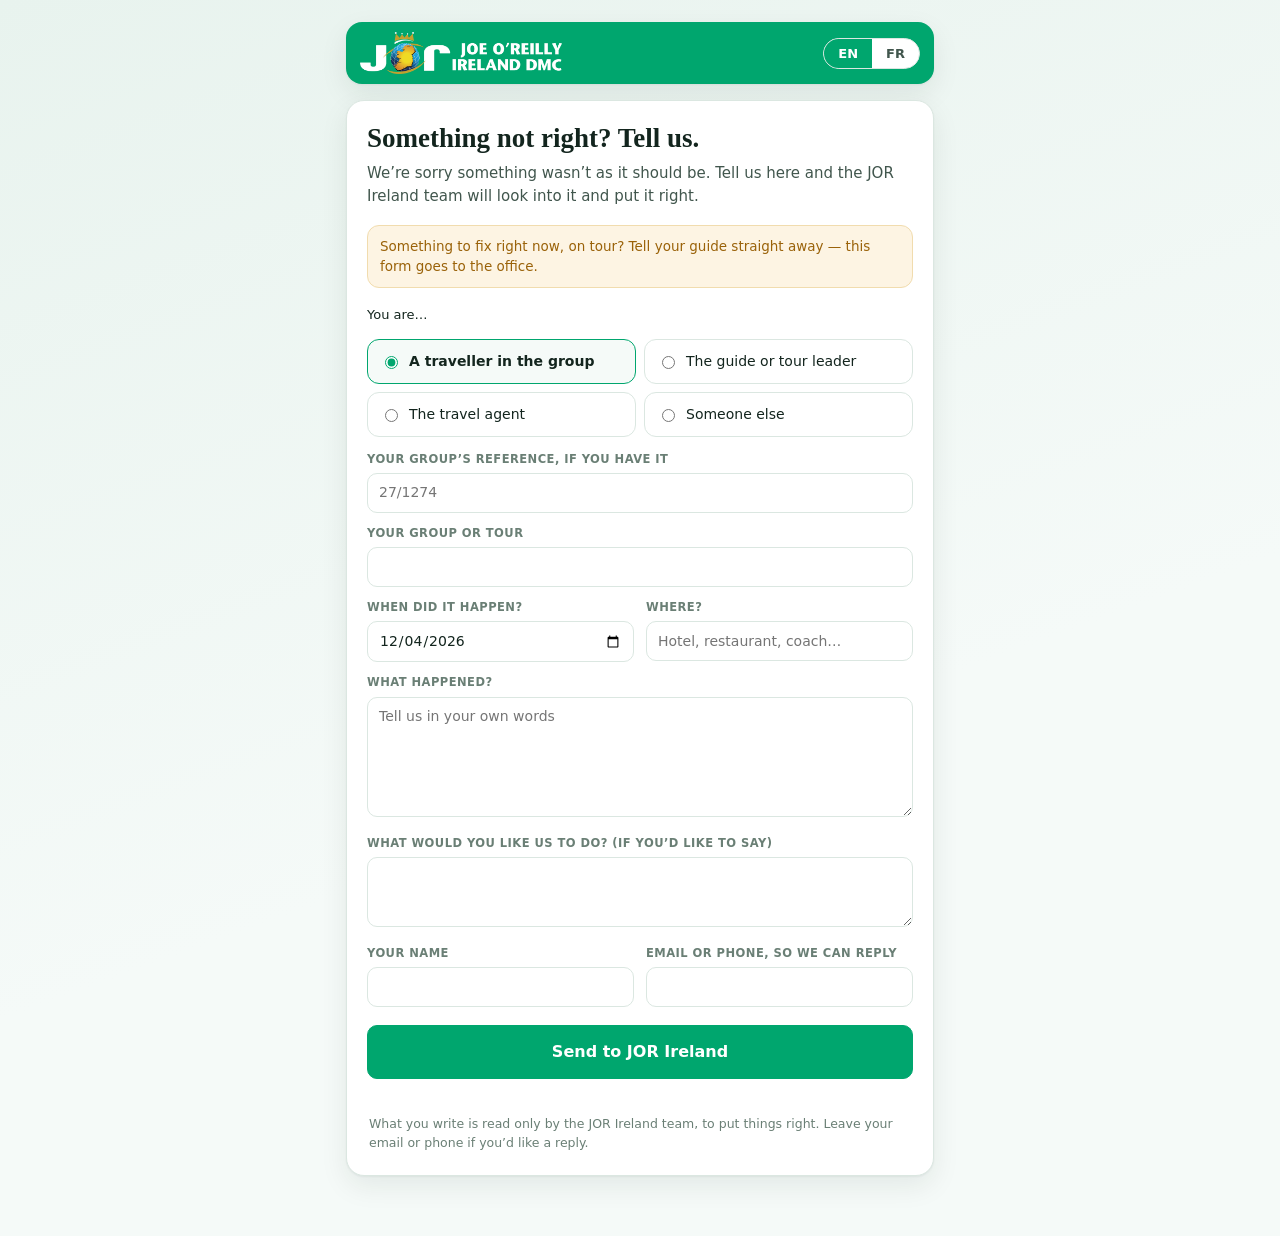
<file: complaint/index.html>
<!doctype html>
<html lang="en-IE">
<head>
<meta charset="utf-8">
<meta name="viewport" content="width=device-width,initial-scale=1,viewport-fit=cover">
<meta http-equiv="Content-Security-Policy" content="default-src 'self'; script-src 'self'; style-src 'self' 'unsafe-inline'; img-src 'self' data:; connect-src 'self' https://script.google.com https://script.googleusercontent.com; object-src 'none'; base-uri 'none'; form-action 'none'">
<meta name="referrer" content="no-referrer">
<meta name="robots" content="noindex">
<meta name="theme-color" content="#00A66E">
<title>JOR Ireland — tell us what went wrong</title>
<link rel="icon" href="../core/icon-192.png">
<link rel="stylesheet" href="../core/style.css?v=56cf0238">
<style>
  body{background:linear-gradient(160deg,#E8F3EE 0%,#F5FAF8 60%)}
  .cf{max-width:620px;margin:0 auto;padding:18px 16px 60px}
  .cf-top{display:flex;align-items:center;justify-content:space-between;gap:12px;margin:4px 0 16px;background:var(--jor);border-radius:16px;padding:10px 14px;box-shadow:var(--shadow)}
  .cf-top img{height:42px;width:auto}
  .lang{display:flex;border:1px solid var(--line);border-radius:99px;overflow:hidden;background:#fff}
  .lang button{border:0;background:none;padding:7px 14px;font:700 13px var(--sans);color:var(--ink-2);cursor:pointer}
  .lang button.on{background:var(--jor);color:#fff}
  .card{background:#fff;border:1px solid var(--line);border-radius:18px;box-shadow:var(--shadow);padding:22px 20px}
  h1{font-family:var(--serif);font-size:27px;line-height:1.15;margin:0 0 8px;color:var(--ink)}
  .lead{font-size:15px;color:var(--ink-2);margin:0 0 18px;line-height:1.5}
  .grp{display:inline-flex;align-items:center;gap:8px;background:var(--mist-2);border:1px solid var(--mist);color:var(--jor-dark);border-radius:99px;padding:6px 14px;font-weight:700;font-size:14px;margin:0 0 16px}
  .who{display:grid;grid-template-columns:1fr 1fr;gap:8px;margin:0 0 14px}
  .who label{display:flex;align-items:center;gap:8px;border:1.5px solid var(--line);border-radius:12px;padding:11px 12px;font-size:14px;cursor:pointer;background:#fff}
  .who label:has(input:checked){border-color:var(--jor);background:var(--mist-3);font-weight:600}
  .who input{accent-color:var(--jor)}
  .f{margin:0 0 14px}
  .f span{font-size:13px}
  textarea.in{min-height:120px}
  .row2{display:grid;grid-template-columns:1fr 1fr;gap:12px}
  .hp{position:absolute;left:-5000px;width:1px;height:1px;overflow:hidden}
  .send{width:100%;padding:14px;font-size:16px;margin-top:6px}
  .small{font-size:12.5px;color:var(--ink-3);margin:12px 2px 0;line-height:1.5}
  .now{background:var(--warn-bg);border:1px solid #f1dcae;color:var(--warn);border-radius:12px;padding:10px 12px;font-size:13.5px;margin:0 0 16px}
  .done{text-align:center;padding:26px 8px 10px}
  .done .tick{width:64px;height:64px;border-radius:50%;background:var(--jor);color:#fff;display:grid;place-items:center;margin:0 auto 14px;font-size:34px}
  .done .num{font-family:var(--serif);font-size:30px;font-weight:700;color:var(--jor-dark);margin:6px 0 10px;letter-spacing:.02em}
  .err{color:var(--err);font-size:14px;margin-top:10px;min-height:1em}
  @media (max-width:480px){.who,.row2{grid-template-columns:1fr}h1{font-size:24px}}
</style>
</head>
<body>
<div class="cf">
  <div class="cf-top"><img data-logo alt="JOR Ireland"><div class="lang"><button data-lang="en">EN</button><button data-lang="fr">FR</button></div></div>
  <div class="card" id="card">
    <form id="form" autocomplete="on" novalidate>
      <h1 data-t="title"></h1>
      <p class="lead" data-t="lead"></p>
      <div class="grp hidden" id="grp"></div>
      <div class="now" data-t="now"></div>
      <div class="f"><span data-t="who"></span></div>
      <div class="who" id="who"></div>
      <label class="f hidden" id="refbox"><span data-t="ref"></span><input class="in" name="ref" placeholder="27/1274" autocomplete="off"></label>
      <label class="f"><span data-t="group"></span><input class="in" name="groupName" autocomplete="off"></label>
      <div class="row2">
        <label class="f"><span data-t="when"></span><input class="in" type="date" name="travelDate"></label>
        <label class="f"><span data-t="where"></span><input class="in" name="where" data-ph="whereph"></label>
      </div>
      <label class="f"><span data-t="what"></span><textarea class="in" name="what" data-ph="whatph"></textarea></label>
      <label class="f"><span data-t="wish"></span><textarea class="in" name="wish" style="min-height:70px"></textarea></label>
      <div class="row2">
        <label class="f"><span data-t="name"></span><input class="in" name="name" autocomplete="name"></label>
        <label class="f"><span data-t="contact"></span><input class="in" name="contact" autocomplete="email"></label>
      </div>
      <label class="hp" aria-hidden="true">Website<input name="website" tabindex="-1" autocomplete="off"></label>
      <button class="btn p send" id="send" type="submit" data-t="send"></button>
      <div class="err" id="err"></div>
      <p class="small" data-t="privacy"></p>
    </form>
  </div>
</div>
<script src="../core/config.js?v=77767e31"></script>
<script src="../core/brand.js?v=805730c9"></script>
<script src="complaint.js?v=354351aa"></script>
</body>
</html>
</file>
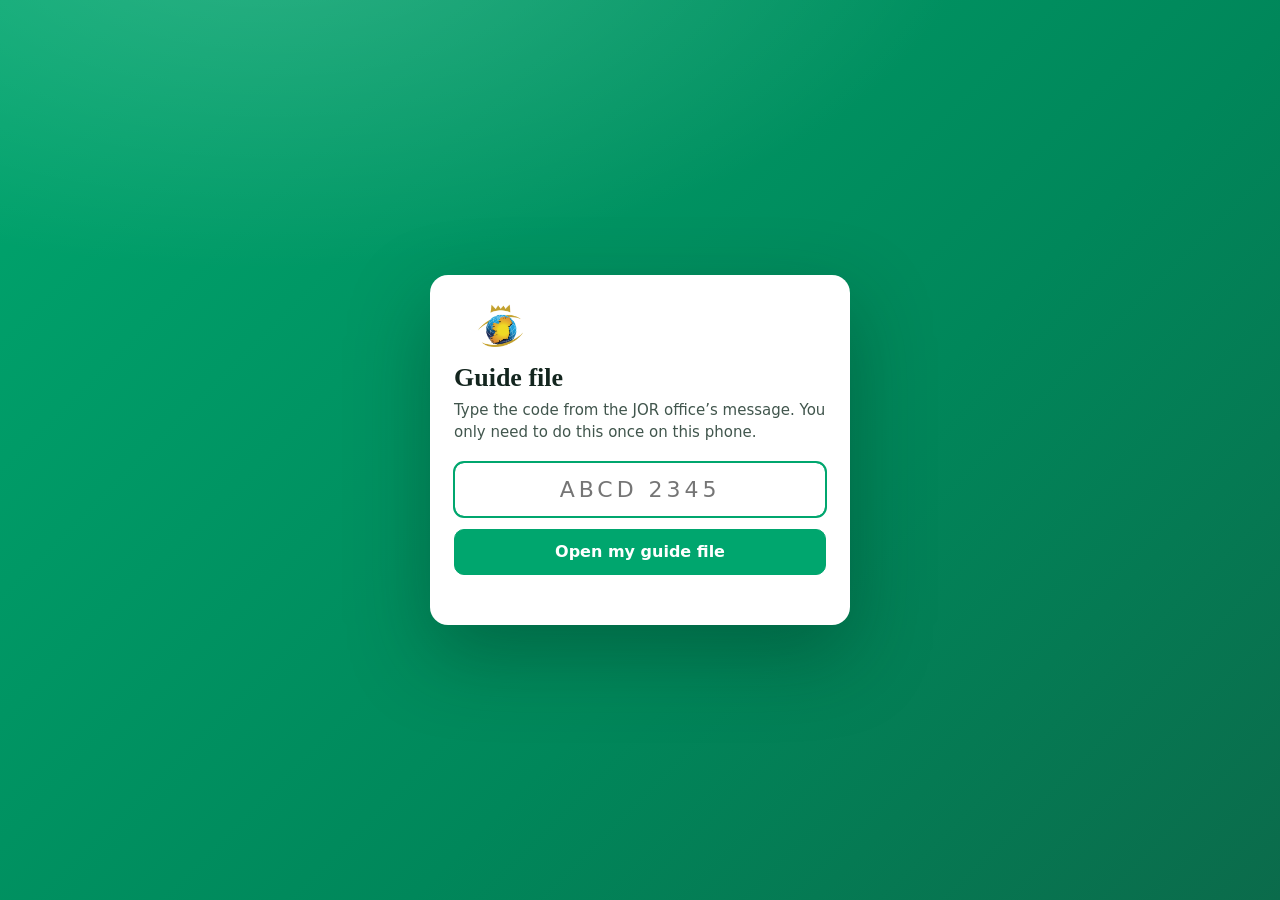
<file: g/index.html>
<!doctype html>
<html lang="en-IE">
<head>
<meta charset="utf-8">
<meta name="viewport" content="width=device-width,initial-scale=1,viewport-fit=cover">
<meta name="theme-color" content="#00A66E">
<meta name="robots" content="noindex">
<meta http-equiv="Content-Security-Policy" content="default-src 'self'; script-src 'self' https://cdn.jsdelivr.net/npm/pdfjs-dist@6.3.289/ 'wasm-unsafe-eval'; worker-src 'self' blob: https://cdn.jsdelivr.net/npm/pdfjs-dist@6.3.289/; style-src 'self' 'unsafe-inline'; img-src 'self' data: blob:; connect-src 'self' https://script.google.com https://script.googleusercontent.com https://cdn.jsdelivr.net/npm/pdfjs-dist@6.3.289/; font-src 'self' data: https://cdn.jsdelivr.net/npm/pdfjs-dist@6.3.289/; object-src 'none'; base-uri 'none'; form-action 'none'">
<meta name="referrer" content="no-referrer">
<title>JOR Guide File</title>
<link rel="manifest" href="manifest.webmanifest">
<link rel="icon" href="icon-192.png">
<link rel="apple-touch-icon" href="icon-192.png">
<meta name="apple-mobile-web-app-capable" content="yes">
<meta name="apple-mobile-web-app-title" content="Guide File">
<link rel="stylesheet" href="style.css">
<style>
  main{max-width:720px;margin:0 auto;padding:12px 12px 90px}
  .status{display:flex;align-items:center;gap:8px;font-size:13px;color:var(--ink-2);padding:8px 4px 4px}
  .status.off{color:var(--warn)}
  .status .bar{flex:1;height:4px;border-radius:99px;background:var(--line);overflow:hidden;max-width:160px}
  .status .bar i{display:block;height:100%;background:var(--jor);width:0;transition:width .2s}
  h2{font-family:var(--serif);font-size:19px;margin:18px 4px 8px}
  h2 .mini{font-family:var(--sans);font-weight:400;margin-left:6px}
  .today{background:linear-gradient(135deg,#00A66E,#00875A);color:#fff;border-radius:var(--r);padding:14px 14px 6px;margin-top:8px;box-shadow:var(--shadow)}
  .today h3{margin:0 0 8px;font-family:var(--serif);font-size:20px}
  .today h3 span{font-family:var(--sans);font-size:13px;font-weight:400;opacity:.9;margin-left:6px}
  .today .doc{background:rgba(255,255,255,.12);border-color:transparent;color:#fff}
  .today .doc .mini,.today .doc .st{color:rgba(255,255,255,.85)}
  .today .empty{opacity:.9;font-size:14px;padding:0 0 10px}
  .list{display:flex;flex-direction:column;gap:8px}
  .doc{display:flex;align-items:center;gap:12px;width:100%;text-align:left;background:#fff;border:1px solid var(--line);border-radius:12px;padding:12px;cursor:pointer;min-height:60px}
  .doc:active{transform:scale(.995)}
  .doc .ic{width:40px;height:40px;border-radius:10px;background:var(--mist-2);color:var(--jor-dark);display:grid;place-items:center;flex:0 0 auto}
  .today .doc .ic{background:rgba(255,255,255,.18);color:#fff}
  .doc .nm{flex:1;min-width:0}
  .doc .nm b{display:block;font-size:15px;line-height:1.3;word-break:break-word}
  .doc .st{color:var(--jor-deep);flex:0 0 auto}
  .doc .st.wait{color:var(--ink-3)}
  .contact{padding:14px;margin-top:22px}
  .contact h3{margin:0 0 2px;font-size:16px}
  .contact .row{display:flex;gap:8px;flex-wrap:wrap;margin-top:12px}
  .contact .row .btn{flex:1 1 140px}
  .contact textarea{min-height:84px;resize:vertical;margin-top:10px}
  .notes{white-space:pre-wrap;padding:12px 14px;margin-top:10px;font-size:14px;color:var(--ink-2)}
  .foot{text-align:center;margin:26px 0 0}
  .foot button{background:none;border:0;color:var(--ink-3);text-decoration:underline;cursor:pointer;font-size:13px}
  .install{display:flex;align-items:center;gap:10px;padding:12px 14px;margin-top:10px;background:var(--gold-pale);border-color:#e6d7aa;font-size:14px}
  .install .btn{margin-left:auto}
  .blank{padding:22px 16px;text-align:center;color:var(--ink-3)}
  .groups{display:flex;gap:8px;overflow-x:auto;padding:10px 2px 2px;-webkit-overflow-scrolling:touch}
  .groups button{flex:0 0 auto;text-align:left;border:1px solid var(--line);background:#fff;border-radius:12px;padding:8px 12px;cursor:pointer;min-height:44px}
  .groups button b{display:block;font-size:14px}
  .groups button span{display:block;font-size:12px;color:var(--ink-3)}
  .groups button.on{border-color:var(--jor);background:var(--mist-2);box-shadow:0 0 0 2px rgba(0,166,110,.18)}
  .gatecard .btn.back{background:none;border:0;color:var(--ink-3);text-decoration:underline;margin-top:6px;min-height:36px}

  /* The document, full screen */
  #viewer{position:fixed;inset:0;z-index:50;background:#3a4a44;display:flex;flex-direction:column}
  #viewer .top{background:#13251E}
  #viewer .top .tt b{white-space:normal;display:-webkit-box;-webkit-line-clamp:2;-webkit-box-orient:vertical}
  #pages{flex:1;overflow:auto;-webkit-overflow-scrolling:touch;padding:10px 8px 40px;display:flex;flex-direction:column;align-items:center;gap:10px}
  #pages canvas,#pages img{width:100%;max-width:900px;height:auto;background:#fff;box-shadow:0 2px 12px rgba(0,0,0,.35);border-radius:2px}
  #pages .msg{color:#fff;text-align:center;padding:40px 18px;max-width:420px}
  #pages .msg .btn{margin-top:14px}
  #count{display:flex;gap:10px;align-items:center;flex-wrap:wrap;background:#fff;padding:10px 14px;font-size:15px;border-bottom:1px solid var(--line)}
  #count .in{width:90px;min-height:40px;font-size:18px;text-align:center}
  #count .btn{min-height:40px}
</style>
</head>
<body>
<div id="gate" class="hidden">
  <div class="gatecard">
    <img data-logo alt="JOR Ireland">
    <h1>Guide file</h1>
    <p>Type the code from the JOR office’s message. You only need to do this once on this phone.</p>
    <input class="in" id="code" maxlength="9" autocomplete="one-time-code" autocapitalize="characters" spellcheck="false" placeholder="ABCD 2345" inputmode="text">
    <button class="btn p" id="go">Open my guide file</button>
    <div class="err" id="gerr"></div>
    <button class="btn back hidden" id="back">Back to my guide file</button>
  </div>
</div>

<div id="app" class="hidden">
  <div class="top">
    <img data-logo alt="JOR">
    <div class="tt"><b id="t-tour"></b><span id="t-sub"></span></div>
    <button class="btn" id="refresh" title="Check for new documents" aria-label="Check for new documents"></button>
  </div>
  <main>
    <div class="groups hidden" id="groups"></div>
    <div class="status" id="status"></div>
    <div id="install" class="card install hidden"></div>
    <div id="today"></div>
    <div id="sections"></div>
    <div id="notes"></div>
    <div class="card contact" id="contact"></div>
    <div class="foot"><button id="addg">Add another group’s guide file</button> · <button id="forget">Remove this group from this phone</button></div>
  </main>
</div>

<div id="viewer" class="hidden">
  <div class="top">
    <button class="btn" id="v-back" aria-label="Back"></button>
    <div class="tt"><b id="v-name"></b><span id="v-sub"></span></div>
    <button class="btn" id="v-share" aria-label="Share or save"></button>
  </div>
  <div id="count" class="hidden"></div>
  <div id="pages"></div>
</div>
<div id="toast"></div>

<script src="../core/config.js"></script>
<script src="../core/brand.js"></script>
<script src="gf.js"></script>
<script src="guide.js"></script>
</body>
</html>
</file>
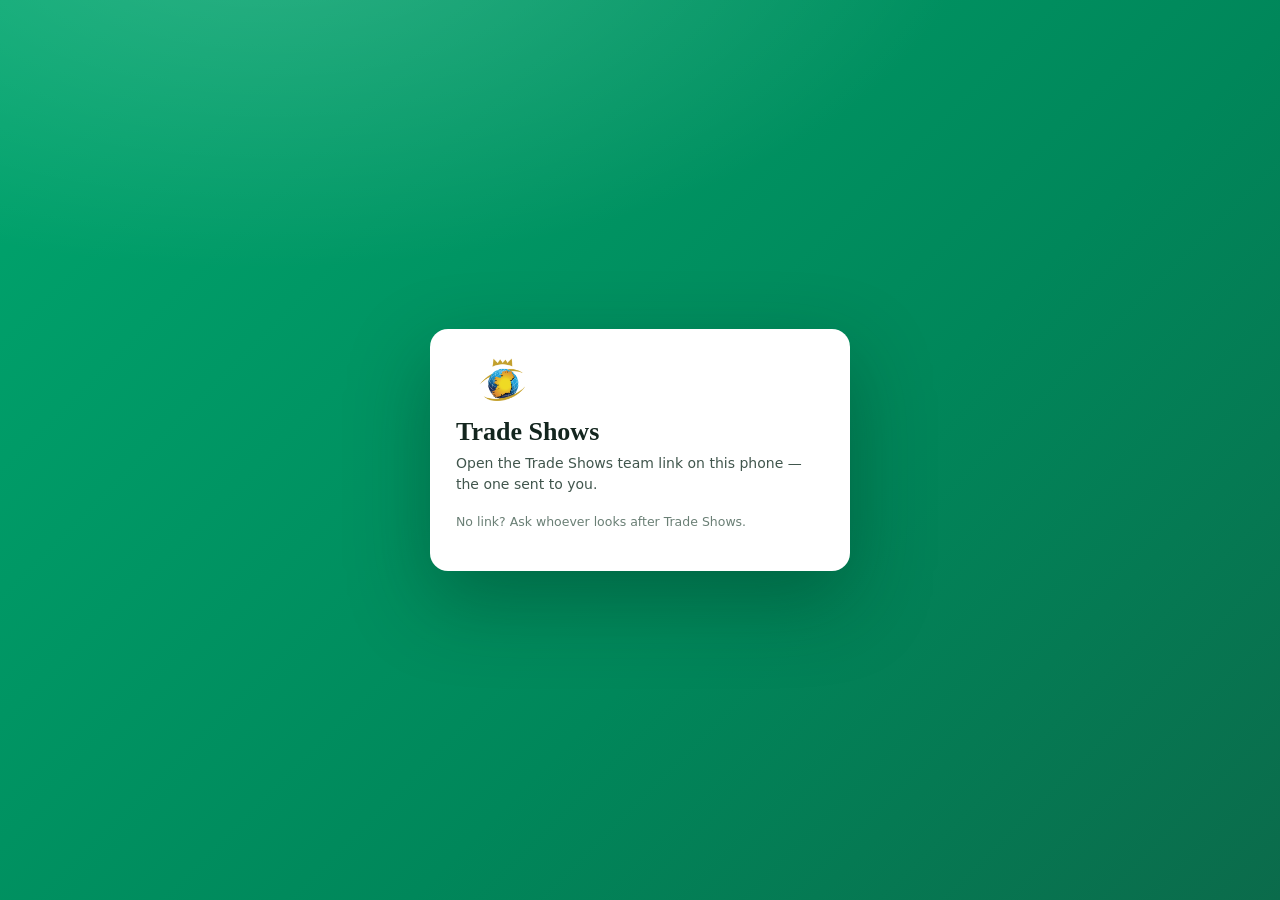
<file: shows/index.html>
<!doctype html>
<html lang="en-IE">
<head>
<meta charset="utf-8">
<meta name="viewport" content="width=device-width,initial-scale=1,viewport-fit=cover">
<meta http-equiv="Content-Security-Policy" content="default-src 'self'; script-src 'self' https://cdn.jsdelivr.net/npm/pdfjs-dist@6.3.289/ 'wasm-unsafe-eval'; worker-src 'self' blob: https://cdn.jsdelivr.net/npm/pdfjs-dist@6.3.289/; style-src 'self' 'unsafe-inline'; img-src 'self' data: blob:; connect-src 'self' https://script.google.com https://script.googleusercontent.com https://cdn.jsdelivr.net/npm/pdfjs-dist@6.3.289/; font-src 'self' data: https://cdn.jsdelivr.net/npm/pdfjs-dist@6.3.289/; manifest-src 'self' data:; object-src 'none'; base-uri 'none'; form-action 'none'">
<meta name="referrer" content="no-referrer">
<meta name="robots" content="noindex">
<meta name="theme-color" content="#00A66E">
<meta name="apple-mobile-web-app-capable" content="yes">
<meta name="apple-mobile-web-app-title" content="Trade Shows">
<meta name="apple-mobile-web-app-status-bar-style" content="default">
<title>JOR Trade Shows</title>
<link rel="icon" href="icon-192.png">
<link rel="apple-touch-icon" href="icon-192.png">
<link rel="manifest" href="manifest.webmanifest">
<link rel="stylesheet" href="style.css?v=56cf0238">
<link rel="stylesheet" href="shows.css?v=c1cb7fea">
</head>
<body>
<div class="gate"><div class="empty">Opening Trade Shows…</div></div>
<script src="config.js?v=d1924563"></script>
<script src="brand.js?v=805730c9"></script>
<script src="rules.js?v=90fd0df8"></script>
<script src="dates.js?v=9f278441"></script>
<script src="qrcode.js?v=accc1969"></script>
<script src="world.js?v=b7d6d352"></script>
<script src="ui.js?v=6c9485c4"></script>
<script src="api.js?v=d060cbe7"></script>
<script src="app.js?v=a931a70d"></script>
</body>
</html>
</file>
<file: core/style.css>
/* JORIS — house style (tokens shared with the other JOR apps) */
:root{
  --jor:#00A66E; --jor-deep:#00875A; --jor-dark:#0B6B4B; --on-jor:#FFC81E;
  --gold:#B08D2E; --gold-pale:#F3EBD6;
  --mist:#CDE7DC; --mist-2:#E8F3EE; --mist-3:#F5FAF8;
  --ink:#13251E; --ink-2:#41564D; --ink-3:#6A7F75;
  --line:#DBE7E1; --line-2:#EDF4F1; --paper:#fff; --bg:#ECF1EF;
  --err:#B3261E; --err-bg:#FDEDEC; --warn:#9A6209; --warn-bg:#FDF4E3; --blue:#2E5E8C; --blue-bg:#E8F0F8;
  --r:12px;
  --shadow:0 1px 2px rgba(9,40,30,.05),0 10px 28px rgba(9,40,30,.08);
  --sans:"Segoe UI",system-ui,-apple-system,"Helvetica Neue",Arial,sans-serif;
  --serif:Cambria,Georgia,"Times New Roman",serif;
}
*{box-sizing:border-box}
html{-webkit-text-size-adjust:100%}
body{margin:0;font-family:var(--sans);color:var(--ink);background:var(--bg);font-size:14px;line-height:1.5;-webkit-font-smoothing:antialiased;overflow-x:hidden}
button,input,select,textarea{font:inherit;color:inherit}
a{color:var(--jor-deep)}
.hidden{display:none!important}
svg.i{width:17px;height:17px;flex:0 0 auto;stroke:currentColor;fill:none;stroke-width:1.9;stroke-linecap:round;stroke-linejoin:round;vertical-align:-3px}
svg.i.sm{width:14px;height:14px}
svg.i.lg{width:22px;height:22px}

/* Buttons and fields */
.btn{display:inline-flex;align-items:center;justify-content:center;gap:7px;border:1px solid var(--line);background:#fff;color:var(--ink);
  border-radius:10px;padding:8px 14px;font-weight:600;cursor:pointer;min-height:40px;text-decoration:none;white-space:nowrap}
.btn:hover{border-color:#bcd2c8}
.btn.p{background:var(--jor);border-color:var(--jor);color:#fff}
.btn.p:hover{background:var(--jor-deep)}
.btn.sm{min-height:32px;padding:5px 10px;font-size:13px}
.btn.dngr{color:var(--err)}
.btn.ghost{background:transparent;border-color:transparent}
.btn:disabled{opacity:.55;cursor:default}
.in{width:100%;border:1px solid var(--line);border-radius:10px;padding:8px 11px;background:#fff;font-size:14px;min-height:40px}
.in:focus{outline:2px solid var(--jor);outline-offset:-1px;border-color:var(--jor)}
textarea.in{min-height:72px;resize:vertical}
label.f{display:block;margin:0 0 12px;min-width:0}
label.f>span{display:block;font-size:11.5px;font-weight:700;letter-spacing:.04em;text-transform:uppercase;color:var(--ink-3);margin:0 0 5px}
label.f>em{display:block;font-style:normal;font-size:12px;color:var(--ink-3);margin-top:4px}
label.chk{display:flex;align-items:center;gap:8px;cursor:pointer;margin:6px 0}
label.chk input{width:18px;height:18px;accent-color:var(--jor)}
.g2{display:grid;grid-template-columns:1fr 1fr;gap:0 14px}
.g3{display:grid;grid-template-columns:repeat(3,1fr);gap:0 14px}
.g4{display:grid;grid-template-columns:repeat(4,1fr);gap:0 14px}
@media(max-width:760px){.g2,.g3,.g4{grid-template-columns:1fr}}
.mini{font-size:12.5px;color:var(--ink-3)}
.err{color:var(--err);font-size:13.5px;min-height:19px;margin-top:6px}
.empty{color:var(--ink-3);padding:18px 6px;text-align:center}

/* Pills */
.pill{display:inline-flex;align-items:center;gap:5px;font-size:12px;font-weight:700;border-radius:99px;padding:2px 9px;background:var(--mist-2);color:var(--jor-dark);white-space:nowrap}
.pill.enquiry{background:var(--blue-bg);color:var(--blue)}
.pill.quoted{background:var(--gold-pale);color:#7a5f17}
.pill.confirmed{background:var(--mist);color:var(--jor-dark)}
.pill.lost,.pill.cancelled{background:#eceff0;color:#5f6b68}
.pill.closed{background:#e4ebe8;color:#41564D}
.pill.warn{background:var(--warn-bg);color:var(--warn)}
.pill.err{background:var(--err-bg);color:var(--err)}

/* The way in */
.gate{min-height:100vh;display:grid;place-items:center;padding:20px 16px;
  background:radial-gradient(1200px 600px at 20% -10%,rgba(255,255,255,.18),transparent 60%),linear-gradient(135deg,#00A66E 0%,#00875A 60%,#0B6B4B 100%)}
.gatecard{width:min(420px,100%);background:#fff;border-radius:18px;box-shadow:0 30px 80px rgba(3,40,26,.35);padding:28px 26px 22px}
.gatecard img{height:44px;display:block;margin:0 0 16px}
.gatecard h1{font-family:var(--serif);font-size:26px;line-height:1.15;margin:0}
.gatecard p{color:var(--ink-2);margin:6px 0 18px}
.gatecard .btn.p{width:100%;margin-top:8px;font-size:15px;min-height:44px}

/* Top bar */
.top{position:sticky;top:var(--look,0px);z-index:30;background:var(--jor);color:#fff;padding:9px 18px;display:flex;align-items:center;gap:14px;box-shadow:0 2px 10px rgba(3,40,26,.18)}
.top img{height:30px;filter:brightness(0) invert(1)}
.top .btn.back{padding:5px 12px 5px 8px}
@media(max-width:700px){.top .btn.back{padding:5px 8px}}
/* Seeing JORIS as a colleague: said across the very top of every page, above the bar. */
.looking{position:sticky;top:0;z-index:31;background:var(--on-jor);color:#3d3000;padding:7px 18px;display:flex;align-items:center;gap:10px;font-size:13.5px;line-height:1.35}
.looking span{flex:1;min-width:0}
.looking .i{flex:none}
.looking .btn{background:#fff;border-color:rgba(61,48,0,.25);color:#3d3000;min-height:32px;padding:4px 12px;white-space:nowrap}
@media(max-width:700px){.looking{padding:7px 12px}}
.top .tt{min-width:0}
.top .tt b{display:block;font-size:16px;font-family:var(--serif);font-weight:700;white-space:nowrap;overflow:hidden;text-overflow:ellipsis}
.top .tt span{display:block;font-size:12px;opacity:.85}
.top .sp{flex:1}
.top .btn{background:rgba(255,255,255,.14);border-color:transparent;color:#fff;min-height:36px;padding:5px 11px}
.top .btn:hover{background:rgba(255,255,255,.24)}
.top .who{display:flex;align-items:center;gap:9px;font-size:13px}
.top .av{width:32px;height:32px;border-radius:50%;background:var(--on-jor);color:#3d3000;display:grid;place-items:center;font-weight:800;font-size:12px}
@media(max-width:700px){.top .who .nm{display:none}.top{padding:9px 12px;gap:8px}}

.page{max-width:1320px;margin:0 auto;padding:18px 18px 60px}
.card{background:#fff;border:1px solid var(--line);border-radius:var(--r);box-shadow:var(--shadow)}
.card.pad{padding:16px 18px}
.card h3{margin:0 0 10px;font-size:15px;display:flex;align-items:center;gap:8px}
h2.ph{font-family:var(--serif);font-size:24px;margin:4px 0 2px}
.sub{color:var(--ink-3);margin:0 0 14px}

/* Tabs */
.tabs{display:flex;gap:4px;border-bottom:1px solid var(--line);margin:0 0 14px;overflow-x:auto}
.tabs button{border:0;background:none;padding:10px 14px;font-weight:600;color:var(--ink-2);cursor:pointer;border-bottom:3px solid transparent;white-space:nowrap}
.tabs button.on{color:var(--jor-dark);border-bottom-color:var(--jor)}

/* Tables */
.tw{overflow-x:auto}
table.t{width:100%;border-collapse:collapse}
table.t th{text-align:left;font-size:11px;letter-spacing:.05em;text-transform:uppercase;color:var(--ink-3);padding:9px 10px;border-bottom:1px solid var(--line);white-space:nowrap;background:var(--mist-3)}
table.t td{padding:9px 10px;border-bottom:1px solid var(--line-2);vertical-align:top}
table.t tr.clk{cursor:pointer}
table.t tr.clk:hover td{background:var(--mist-3)}
table.t .nw{white-space:nowrap}
table.t .num{text-align:right;font-variant-numeric:tabular-nums}
table.t tr.amber td{background:#fffaf0}
table.t tr.dim td{color:var(--ink-3)}
.ref{font-weight:800;font-variant-numeric:tabular-nums;color:var(--jor-dark)}
.late{color:var(--err);font-weight:700}
.dots{display:flex;gap:3px}
.dots i{width:9px;height:9px;border-radius:50%;background:var(--line);display:inline-block}
.dots i.on{background:var(--jor)}

/* Tiles */
.tiles{display:grid;grid-template-columns:repeat(auto-fill,minmax(170px,1fr));gap:12px;margin-bottom:14px}
.tile{background:#fff;border:1px solid var(--line);border-radius:var(--r);padding:12px 14px;box-shadow:var(--shadow)}
.tile .k{font-size:11px;font-weight:700;letter-spacing:.05em;text-transform:uppercase;color:var(--ink-3)}
.tile .v{font-family:var(--serif);font-size:28px;font-weight:700;line-height:1.15;margin-top:2px}
.tile .s{font-size:12.5px;color:var(--ink-3)}
.tile.warn .v{color:var(--warn)}
.tile.err .v{color:var(--err)}

/* Dialogs and the side panel */
.scrim{position:fixed;inset:0;background:rgba(9,32,24,.5);z-index:60;display:grid;place-items:center;padding:16px}
.dlg{background:#fff;border-radius:14px;width:min(640px,100%);max-height:92vh;display:flex;flex-direction:column;box-shadow:0 30px 80px rgba(3,40,26,.35)}
.dlg.wide{width:min(860px,100%)}
.dlg .h{padding:16px 20px 8px;font-family:var(--serif);font-size:21px;font-weight:700}
.dlg .b{padding:8px 20px;overflow:auto}
.dlg .ft{padding:12px 20px 16px;display:flex;gap:8px;justify-content:flex-end;flex-wrap:wrap;border-top:1px solid var(--line-2)}
.side{position:fixed;top:0;right:0;bottom:0;width:min(620px,100%);background:#fff;z-index:50;box-shadow:-20px 0 60px rgba(3,40,26,.18);display:flex;flex-direction:column}
.side .sh{padding:14px 18px;border-bottom:1px solid var(--line);display:flex;align-items:flex-start;gap:10px}
.side .sh .tt{flex:1;min-width:0}
.side .sh .tt b{font-family:var(--serif);font-size:21px;display:block}
.side .sb{flex:1;overflow:auto;padding:14px 18px 40px}
.side h4{font-size:11.5px;letter-spacing:.06em;text-transform:uppercase;color:var(--ink-3);margin:18px 0 8px}
.kv{display:grid;grid-template-columns:repeat(auto-fill,minmax(150px,1fr));gap:8px 14px}
.kv div span{display:block;font-size:11px;font-weight:700;letter-spacing:.05em;text-transform:uppercase;color:var(--ink-3)}
.note{border:1px solid var(--line-2);border-radius:10px;padding:9px 11px;margin:0 0 8px;background:var(--mist-3)}
.note.due{background:var(--warn-bg);border-color:#f0dfb8}
.note.over{background:var(--err-bg);border-color:#f3c9c5}
.note.done{opacity:.6}
.log{font-size:13px;border-bottom:1px solid var(--line-2);padding:6px 0;display:flex;gap:10px}
.log .t{flex:0 0 110px;color:var(--ink-3)}
.code-big{font-family:Consolas,"Courier New",monospace;font-size:30px;font-weight:800;letter-spacing:.12em;color:var(--jor-dark);text-align:center;padding:12px;border:2px dashed var(--mist);border-radius:12px;margin:10px 0}

#toast{position:fixed;left:50%;bottom:22px;transform:translateX(-50%);z-index:90;max-width:calc(100% - 32px);background:#13251E;color:#fff;
  padding:11px 16px;border-radius:12px;font-size:14px;box-shadow:0 12px 30px rgba(0,0,0,.25);opacity:0;pointer-events:none;transition:opacity .2s}
#toast.on{opacity:1}

/* Shared by every part */
.head{display:flex;align-items:flex-end;gap:12px;flex-wrap:wrap}
.head .sp{flex:1}
.bar{display:flex;gap:10px;align-items:center;flex-wrap:wrap;margin:0 0 12px}
.bar .in{width:auto;min-width:150px}
.bar .srch{flex:1;min-width:220px}
.acts{display:flex;gap:6px;flex-wrap:wrap;margin:10px 0 2px}
.two{display:grid;grid-template-columns:1fr 1fr;gap:14px}
@media(max-width:900px){.two{grid-template-columns:1fr}}
.count{color:var(--ink-3);font-size:13px;margin:0 0 8px}
.chkrow{display:flex;align-items:center;gap:10px;padding:7px 0;border-bottom:1px solid var(--line-2)}
.chkrow input{width:19px;height:19px;accent-color:var(--jor)}
.chkrow .mini{margin-left:auto}
.top .btn .pl{margin-left:2px}
@media(max-width:700px){.top .btn .pl{display:none}}
.part{display:flex;gap:14px;align-items:flex-start;background:#fff;border:1px solid var(--line);border-radius:14px;padding:16px;box-shadow:var(--shadow);text-decoration:none;color:var(--ink)}
a.part:hover{border-color:var(--jor);box-shadow:0 0 0 3px rgba(0,166,110,.12),var(--shadow)}
.part .ic{width:46px;height:46px;border-radius:12px;background:var(--mist-2);color:var(--jor-dark);display:grid;place-items:center;flex:0 0 auto}
.part b{display:block;font-size:16px}
.part span{display:block;color:var(--ink-3);font-size:13px;margin-top:2px}
.partsgrid{display:grid;grid-template-columns:repeat(auto-fill,minmax(240px,1fr));gap:10px;padding-bottom:8px}
.partsgrid .part{padding:12px;box-shadow:none}
.partsgrid .part .ic{width:38px;height:38px}
.xlinks{display:flex;gap:6px;flex-wrap:wrap;margin:8px 0}
.xlinks a{display:inline-flex;align-items:center;gap:6px;border:1px solid var(--line);border-radius:99px;padding:4px 11px;font-size:13px;font-weight:600;text-decoration:none;color:var(--jor-dark);background:var(--mist-3)}
.xlinks a:hover{border-color:var(--jor)}
.xlinks a b{background:var(--jor);color:#fff;border-radius:99px;padding:0 6px;font-size:11px}
input[data-money]{text-align:right;font-variant-numeric:tabular-nums}
.warnbox{background:var(--warn-bg);border:1px solid #f0dfb8;border-radius:10px;padding:9px 12px;margin:8px 0;font-size:13.5px}
.errbox{background:var(--err-bg);border:1px solid #f3c9c5;border-radius:10px;padding:9px 12px;margin:8px 0;font-size:13.5px}
.okbox{background:var(--mist-2);border:1px solid var(--mist);border-radius:10px;padding:9px 12px;margin:8px 0;font-size:13.5px}

/* Things to do */
.todo{display:flex;flex-direction:column;gap:8px}
.ti{display:flex;gap:12px;align-items:flex-start;background:#fff;border:1px solid var(--line);border-radius:12px;padding:11px 13px;text-decoration:none;color:var(--ink)}
a.ti:hover{border-color:var(--jor)}
.ti .dot{width:10px;height:10px;border-radius:50%;margin-top:6px;flex:0 0 auto;background:var(--line)}
.ti.critical .dot,.ti.high .dot{background:var(--err)}
.ti.medium .dot{background:#E2A400}
.ti.low .dot{background:var(--jor)}
.ti .bd{flex:1;min-width:0}
.ti .bd b{display:block;font-size:14.5px}
.ti .bd span{display:block;font-size:13px;color:var(--ink-2)}
.ti .rt{text-align:right;flex:0 0 auto;font-size:12.5px;color:var(--ink-3)}
.ti .cov{display:inline-block;font-size:11px;font-weight:700;background:var(--blue-bg);color:var(--blue);border-radius:99px;padding:1px 8px;margin-left:6px}

/* The paper forms: the pink sheet, the request sheet, the file cover */
.paperwrap{overflow-x:auto}
.paper{background:#fff;color:#111;border:1px solid #d9d3c7;border-radius:4px;padding:18px 20px;font:12px/1.35 Arial,Helvetica,sans-serif}
.paper.pink{background:#fbe3ea}
.paper table{border-collapse:collapse;width:100%}
.paper th,.paper td{border:1px solid #333;padding:3px 5px;text-align:left;vertical-align:top}
.paper .nw{white-space:nowrap}
.ps-title{font-weight:700;margin:0 0 12px}
.ps-head{width:auto!important;margin-bottom:12px}
.ps-head th{border:none;padding-right:6px;white-space:nowrap}
.ps-head td{min-width:120px;background:rgba(255,255,255,.55)}
.ps-grid{min-width:980px}
.ps-grid th{white-space:nowrap;background:rgba(255,255,255,.35)}
.ps-grid td.n,.ps-grid td.tick{text-align:center}
.ps-grid td.miss{background:#fff1c2;color:#8a5a00;font-style:italic;white-space:nowrap}
.ps-grid tr.gone td{color:#7a6f6f;text-decoration:line-through}
.ps-grid tr.gone td.tick{text-decoration:none}
.ps-grid .ss{font-size:10.5px;color:#555}
.ps-grid tr.blank td{height:19px}
.ps-foot{margin-top:10px;font-size:10.5px;color:#666}
.rs-title{text-align:center;font-size:18px;margin:4px 0 16px}
.rs-head th{width:26%;text-align:center;font-weight:400}
.rs-head td.c{text-align:center}
.rs-grid{margin-top:14px}
.rs-grid th{text-align:center;font-weight:400}
.rs-grid tr.blank td{height:19px}
.rs-notes{border:1px solid #333;border-top:none;min-height:110px;padding:4px 6px}
.rs-notes p{margin:4px 0}
.fc-ref{font:700 44px/1 Arial,Helvetica,sans-serif;letter-spacing:.02em;margin:0 0 4px}
.fc-agent{font-size:20px;font-weight:700;margin:0 0 14px}
.fc-box{display:grid;grid-template-columns:1fr 1fr;gap:0}
.fc-chk td:first-child{width:28px;text-align:center;font-size:15px}
#printsheet{display:none}
@media print{
  body.printing>*:not(#printsheet){display:none!important}
  body.printing #printsheet{display:block}
  #printsheet .paper{border:none;border-radius:0;padding:0;background:#fff;overflow:visible;font-size:10px}
  #printsheet .paper.pink{background:#fbe3ea;-webkit-print-color-adjust:exact;print-color-adjust:exact}
  #printsheet .ps-grid{min-width:0}
  #printsheet .ps-grid td,#printsheet .ps-grid th{padding:2px 4px}
  #printsheet .ps-grid tr.blank td{height:15px}
  #printsheet .ps-grid tr{break-inside:avoid}
}

/* Ask JORIS */
.askj-btn{position:fixed;right:18px;bottom:18px;z-index:60;display:flex;align-items:center;gap:7px;border:0;border-radius:99px;background:var(--jor-dark);color:#fff;font:700 14px var(--sans);padding:11px 16px;box-shadow:0 8px 24px rgba(9,40,30,.28);cursor:pointer}
.askj-btn:hover{background:var(--jor)}
.askj-panel{position:fixed;right:18px;bottom:72px;z-index:61;width:380px;max-width:calc(100vw - 24px);height:520px;max-height:calc(100vh - 110px);display:flex;flex-direction:column;background:#fff;border:1px solid var(--line);border-radius:16px;box-shadow:0 18px 48px rgba(9,40,30,.25);overflow:hidden}
.askj-h{display:flex;align-items:center;gap:8px;padding:10px 12px;background:var(--jor);color:#fff}
.askj-h span{font-size:12px;opacity:.85;flex:1}
.askj-h .btn{color:#fff}
.askj-log{flex:1;overflow-y:auto;padding:12px;display:flex;flex-direction:column;gap:8px;background:var(--mist-3)}
.askj-m{max-width:88%;padding:8px 11px;border-radius:12px;font-size:13.5px;line-height:1.45}
.askj-m p{margin:0 0 6px}
.askj-m p:last-child{margin:0}
.askj-m .li{display:flex;gap:6px;margin:2px 0}
.askj-m .li span{font-weight:700;color:var(--jor-dark);flex:0 0 auto}
.askj-m.bot{align-self:flex-start;background:#fff;border:1px solid var(--line)}
.askj-m.me{align-self:flex-end;background:var(--jor);color:#fff}
.askj-m.wait{color:var(--ink-3)}
.askj-m.err{border-color:#f3c9c5;color:var(--err)}
.askj-go{display:flex;flex-wrap:wrap;gap:6px;margin-top:8px}
.askj-src{font-size:11px;color:var(--ink-3);margin-top:6px}
.askj-f{display:flex;gap:8px;padding:10px;border-top:1px solid var(--line)}
.askj-f textarea{flex:1;resize:none;min-height:44px}
.askj-note{font-size:11px;color:var(--ink-3);padding:0 12px 8px}
@media (max-width:600px){.askj-btn span{display:none}.askj-btn{padding:12px}.askj-panel{right:12px;left:12px;width:auto;bottom:68px}}
@media print{#askj{display:none!important}}
/* Pick from a list: the box people type into, and the list under it */
.pk{position:relative}
.pk.bad .in{border-color:var(--err);box-shadow:0 0 0 3px rgba(179,38,30,.12)}
.pk.bad::after{content:"Pick one from the list";display:block;font-size:12px;color:var(--err);margin-top:4px}
.pk-l{position:fixed;z-index:200;background:#fff;border:1px solid var(--line);border-radius:12px;box-shadow:0 14px 36px rgba(9,40,30,.18);padding:4px;max-height:300px;overflow-y:auto}
.pk-o{display:flex;justify-content:space-between;gap:10px;padding:8px 10px;border-radius:8px;font-size:14px;cursor:pointer}
.pk-o em{font-style:normal;color:var(--ink-3);font-size:12.5px;font-weight:700}
.pk-o.on,.pk-o:hover{background:var(--mist-2)}
.pk-none{padding:8px 10px;font-size:13px;color:var(--ink-3)}
@media print{.pk-l{display:none!important}}

/* A thin line along the top while the server is being asked (core/api.js) */
.jbusy{position:fixed;left:0;top:0;height:3px;width:100%;z-index:9999;pointer-events:none;opacity:0;transition:opacity .25s;background:linear-gradient(90deg,transparent,#8CF0C4 35%,#fff 50%,#8CF0C4 65%,transparent) no-repeat;background-size:45% 100%}
.jbusy.on{opacity:1;animation:jbusy 1.1s linear infinite}
@keyframes jbusy{from{background-position:-80% 0}to{background-position:180% 0}}
@media (prefers-reduced-motion:reduce){.jbusy.on{animation:none;background-size:100% 100%}}
</file>
<file: g/style.css>
/* JOR Guide File — house style (tokens shared with the other JOR apps) */
:root{
  --jor:#00A66E; --jor-deep:#00875A; --jor-dark:#0B6B4B; --on-jor:#FFC81E;
  --gold:#B08D2E; --gold-pale:#F3EBD6;
  --mist:#CDE7DC; --mist-2:#E8F3EE; --mist-3:#F5FAF8;
  --ink:#13251E; --ink-2:#41564D; --ink-3:#6A7F75;
  --line:#DBE7E1; --line-2:#EDF4F1; --paper:#fff; --bg:#ECF1EF;
  --err:#B3261E; --err-bg:#FDEDEC; --warn:#9A6209; --warn-bg:#FDF4E3;
  --r:12px;
  --shadow:0 1px 2px rgba(9,40,30,.05),0 10px 28px rgba(9,40,30,.08);
  --sans:"Segoe UI",system-ui,-apple-system,"Helvetica Neue",Arial,sans-serif;
  --serif:Cambria,Georgia,"Times New Roman",serif;
}
*{box-sizing:border-box}
html{-webkit-text-size-adjust:100%}
body{margin:0;font-family:var(--sans);color:var(--ink);background:var(--bg);font-size:15px;line-height:1.5;-webkit-font-smoothing:antialiased;overflow-x:hidden}
button,input,select,textarea{font:inherit;color:inherit}
a{color:var(--jor-deep)}
.hidden{display:none!important}
svg.i{width:18px;height:18px;flex:0 0 auto;stroke:currentColor;fill:none;stroke-width:1.9;stroke-linecap:round;stroke-linejoin:round}
svg.i.sm{width:15px;height:15px}
svg.i.lg{width:22px;height:22px}

.btn{display:inline-flex;align-items:center;justify-content:center;gap:7px;border:1px solid var(--line);background:#fff;color:var(--ink);
  border-radius:10px;padding:10px 15px;font-weight:600;cursor:pointer;min-height:44px;text-decoration:none;white-space:nowrap}
.btn:hover{border-color:#bcd2c8}
.btn.p{background:var(--jor);border-color:var(--jor);color:#fff}
.btn.p:hover{background:var(--jor-deep)}
.btn.sm{min-height:34px;padding:6px 11px;font-size:13.5px}
.btn.dngr{color:var(--err)}
.btn:disabled{opacity:.55;cursor:default}
.in{width:100%;border:1px solid var(--line);border-radius:10px;padding:10px 12px;background:#fff;font-size:16px;min-height:44px}
.in:focus{outline:2px solid var(--jor);outline-offset:-1px;border-color:var(--jor)}
label.f{display:block;margin:0 0 12px}
label.f>span{display:block;font-size:12px;font-weight:700;letter-spacing:.04em;text-transform:uppercase;color:var(--ink-3);margin:0 0 5px}
.mini{font-size:12.5px;color:var(--ink-3)}
.err{color:var(--err);font-size:14px;min-height:20px;margin-top:8px}

/* The way in */
#gate{min-height:100vh;display:grid;place-items:center;padding:20px 16px;
  background:radial-gradient(1200px 600px at 20% -10%,rgba(255,255,255,.18),transparent 60%),linear-gradient(135deg,#00A66E 0%,#00875A 60%,#0B6B4B 100%)}
.gatecard{width:min(420px,100%);background:#fff;border-radius:18px;box-shadow:0 30px 80px rgba(3,40,26,.35);padding:28px 24px 22px}
.gatecard img{height:44px;display:block;margin:0 0 16px}
.gatecard h1{font-family:var(--serif);font-size:26px;line-height:1.15;margin:0}
.gatecard p{color:var(--ink-2);margin:6px 0 18px}
.gatecard .in{font-size:22px;letter-spacing:.18em;text-align:center;text-transform:uppercase}
.gatecard .btn{width:100%;margin-top:12px;font-size:16px}

/* Top bar */
.top{position:sticky;top:0;z-index:20;background:var(--jor);color:#fff;padding:10px 16px calc(10px);display:flex;align-items:center;gap:12px;
  box-shadow:0 2px 10px rgba(3,40,26,.18)}
.top img{height:30px;filter:brightness(0) invert(1)}
.top .tt{min-width:0;flex:1}
.top .tt b{display:block;font-size:15px;white-space:nowrap;overflow:hidden;text-overflow:ellipsis}
.top .tt span{display:block;font-size:12px;opacity:.85;white-space:nowrap;overflow:hidden;text-overflow:ellipsis}
.top .btn{background:rgba(255,255,255,.14);border-color:transparent;color:#fff;min-height:38px;padding:6px 10px}

.card{background:#fff;border:1px solid var(--line);border-radius:var(--r);box-shadow:var(--shadow)}
.pill{display:inline-flex;align-items:center;gap:5px;font-size:12px;font-weight:700;border-radius:99px;padding:3px 9px;background:var(--mist-2);color:var(--jor-dark)}
.pill.warn{background:var(--warn-bg);color:var(--warn)}
.pill.err{background:var(--err-bg);color:var(--err)}
.pill.gold{background:var(--gold-pale);color:#7a5f17}

#toast{position:fixed;left:50%;bottom:22px;transform:translateX(-50%);z-index:90;max-width:calc(100% - 32px);background:#13251E;color:#fff;
  padding:12px 16px;border-radius:12px;font-size:14px;box-shadow:0 12px 30px rgba(0,0,0,.25);opacity:0;pointer-events:none;transition:opacity .2s}
#toast.on{opacity:1}
</file>
<file: shows/style.css>
/* JORIS — house style (tokens shared with the other JOR apps) */
:root{
  --jor:#00A66E; --jor-deep:#00875A; --jor-dark:#0B6B4B; --on-jor:#FFC81E;
  --gold:#B08D2E; --gold-pale:#F3EBD6;
  --mist:#CDE7DC; --mist-2:#E8F3EE; --mist-3:#F5FAF8;
  --ink:#13251E; --ink-2:#41564D; --ink-3:#6A7F75;
  --line:#DBE7E1; --line-2:#EDF4F1; --paper:#fff; --bg:#ECF1EF;
  --err:#B3261E; --err-bg:#FDEDEC; --warn:#9A6209; --warn-bg:#FDF4E3; --blue:#2E5E8C; --blue-bg:#E8F0F8;
  --r:12px;
  --shadow:0 1px 2px rgba(9,40,30,.05),0 10px 28px rgba(9,40,30,.08);
  --sans:"Segoe UI",system-ui,-apple-system,"Helvetica Neue",Arial,sans-serif;
  --serif:Cambria,Georgia,"Times New Roman",serif;
}
*{box-sizing:border-box}
html{-webkit-text-size-adjust:100%}
body{margin:0;font-family:var(--sans);color:var(--ink);background:var(--bg);font-size:14px;line-height:1.5;-webkit-font-smoothing:antialiased;overflow-x:hidden}
button,input,select,textarea{font:inherit;color:inherit}
a{color:var(--jor-deep)}
.hidden{display:none!important}
svg.i{width:17px;height:17px;flex:0 0 auto;stroke:currentColor;fill:none;stroke-width:1.9;stroke-linecap:round;stroke-linejoin:round;vertical-align:-3px}
svg.i.sm{width:14px;height:14px}
svg.i.lg{width:22px;height:22px}

/* Buttons and fields */
.btn{display:inline-flex;align-items:center;justify-content:center;gap:7px;border:1px solid var(--line);background:#fff;color:var(--ink);
  border-radius:10px;padding:8px 14px;font-weight:600;cursor:pointer;min-height:40px;text-decoration:none;white-space:nowrap}
.btn:hover{border-color:#bcd2c8}
.btn.p{background:var(--jor);border-color:var(--jor);color:#fff}
.btn.p:hover{background:var(--jor-deep)}
.btn.sm{min-height:32px;padding:5px 10px;font-size:13px}
.btn.dngr{color:var(--err)}
.btn.ghost{background:transparent;border-color:transparent}
.btn:disabled{opacity:.55;cursor:default}
.in{width:100%;border:1px solid var(--line);border-radius:10px;padding:8px 11px;background:#fff;font-size:14px;min-height:40px}
.in:focus{outline:2px solid var(--jor);outline-offset:-1px;border-color:var(--jor)}
textarea.in{min-height:72px;resize:vertical}
label.f{display:block;margin:0 0 12px;min-width:0}
label.f>span{display:block;font-size:11.5px;font-weight:700;letter-spacing:.04em;text-transform:uppercase;color:var(--ink-3);margin:0 0 5px}
label.f>em{display:block;font-style:normal;font-size:12px;color:var(--ink-3);margin-top:4px}
label.chk{display:flex;align-items:center;gap:8px;cursor:pointer;margin:6px 0}
label.chk input{width:18px;height:18px;accent-color:var(--jor)}
.g2{display:grid;grid-template-columns:1fr 1fr;gap:0 14px}
.g3{display:grid;grid-template-columns:repeat(3,1fr);gap:0 14px}
.g4{display:grid;grid-template-columns:repeat(4,1fr);gap:0 14px}
@media(max-width:760px){.g2,.g3,.g4{grid-template-columns:1fr}}
.mini{font-size:12.5px;color:var(--ink-3)}
.err{color:var(--err);font-size:13.5px;min-height:19px;margin-top:6px}
.empty{color:var(--ink-3);padding:18px 6px;text-align:center}

/* Pills */
.pill{display:inline-flex;align-items:center;gap:5px;font-size:12px;font-weight:700;border-radius:99px;padding:2px 9px;background:var(--mist-2);color:var(--jor-dark);white-space:nowrap}
.pill.enquiry{background:var(--blue-bg);color:var(--blue)}
.pill.quoted{background:var(--gold-pale);color:#7a5f17}
.pill.confirmed{background:var(--mist);color:var(--jor-dark)}
.pill.lost,.pill.cancelled{background:#eceff0;color:#5f6b68}
.pill.closed{background:#e4ebe8;color:#41564D}
.pill.warn{background:var(--warn-bg);color:var(--warn)}
.pill.err{background:var(--err-bg);color:var(--err)}

/* The way in */
.gate{min-height:100vh;display:grid;place-items:center;padding:20px 16px;
  background:radial-gradient(1200px 600px at 20% -10%,rgba(255,255,255,.18),transparent 60%),linear-gradient(135deg,#00A66E 0%,#00875A 60%,#0B6B4B 100%)}
.gatecard{width:min(420px,100%);background:#fff;border-radius:18px;box-shadow:0 30px 80px rgba(3,40,26,.35);padding:28px 26px 22px}
.gatecard img{height:44px;display:block;margin:0 0 16px}
.gatecard h1{font-family:var(--serif);font-size:26px;line-height:1.15;margin:0}
.gatecard p{color:var(--ink-2);margin:6px 0 18px}
.gatecard .btn.p{width:100%;margin-top:8px;font-size:15px;min-height:44px}

/* Top bar */
.top{position:sticky;top:var(--look,0px);z-index:30;background:var(--jor);color:#fff;padding:9px 18px;display:flex;align-items:center;gap:14px;box-shadow:0 2px 10px rgba(3,40,26,.18)}
.top img{height:30px;filter:brightness(0) invert(1)}
.top .btn.back{padding:5px 12px 5px 8px}
@media(max-width:700px){.top .btn.back{padding:5px 8px}}
/* Seeing JORIS as a colleague: said across the very top of every page, above the bar. */
.looking{position:sticky;top:0;z-index:31;background:var(--on-jor);color:#3d3000;padding:7px 18px;display:flex;align-items:center;gap:10px;font-size:13.5px;line-height:1.35}
.looking span{flex:1;min-width:0}
.looking .i{flex:none}
.looking .btn{background:#fff;border-color:rgba(61,48,0,.25);color:#3d3000;min-height:32px;padding:4px 12px;white-space:nowrap}
@media(max-width:700px){.looking{padding:7px 12px}}
.top .tt{min-width:0}
.top .tt b{display:block;font-size:16px;font-family:var(--serif);font-weight:700;white-space:nowrap;overflow:hidden;text-overflow:ellipsis}
.top .tt span{display:block;font-size:12px;opacity:.85}
.top .sp{flex:1}
.top .btn{background:rgba(255,255,255,.14);border-color:transparent;color:#fff;min-height:36px;padding:5px 11px}
.top .btn:hover{background:rgba(255,255,255,.24)}
.top .who{display:flex;align-items:center;gap:9px;font-size:13px}
.top .av{width:32px;height:32px;border-radius:50%;background:var(--on-jor);color:#3d3000;display:grid;place-items:center;font-weight:800;font-size:12px}
@media(max-width:700px){.top .who .nm{display:none}.top{padding:9px 12px;gap:8px}}

.page{max-width:1320px;margin:0 auto;padding:18px 18px 60px}
.card{background:#fff;border:1px solid var(--line);border-radius:var(--r);box-shadow:var(--shadow)}
.card.pad{padding:16px 18px}
.card h3{margin:0 0 10px;font-size:15px;display:flex;align-items:center;gap:8px}
h2.ph{font-family:var(--serif);font-size:24px;margin:4px 0 2px}
.sub{color:var(--ink-3);margin:0 0 14px}

/* Tabs */
.tabs{display:flex;gap:4px;border-bottom:1px solid var(--line);margin:0 0 14px;overflow-x:auto}
.tabs button{border:0;background:none;padding:10px 14px;font-weight:600;color:var(--ink-2);cursor:pointer;border-bottom:3px solid transparent;white-space:nowrap}
.tabs button.on{color:var(--jor-dark);border-bottom-color:var(--jor)}

/* Tables */
.tw{overflow-x:auto}
table.t{width:100%;border-collapse:collapse}
table.t th{text-align:left;font-size:11px;letter-spacing:.05em;text-transform:uppercase;color:var(--ink-3);padding:9px 10px;border-bottom:1px solid var(--line);white-space:nowrap;background:var(--mist-3)}
table.t td{padding:9px 10px;border-bottom:1px solid var(--line-2);vertical-align:top}
table.t tr.clk{cursor:pointer}
table.t tr.clk:hover td{background:var(--mist-3)}
table.t .nw{white-space:nowrap}
table.t .num{text-align:right;font-variant-numeric:tabular-nums}
table.t tr.amber td{background:#fffaf0}
table.t tr.dim td{color:var(--ink-3)}
.ref{font-weight:800;font-variant-numeric:tabular-nums;color:var(--jor-dark)}
.late{color:var(--err);font-weight:700}
.dots{display:flex;gap:3px}
.dots i{width:9px;height:9px;border-radius:50%;background:var(--line);display:inline-block}
.dots i.on{background:var(--jor)}

/* Tiles */
.tiles{display:grid;grid-template-columns:repeat(auto-fill,minmax(170px,1fr));gap:12px;margin-bottom:14px}
.tile{background:#fff;border:1px solid var(--line);border-radius:var(--r);padding:12px 14px;box-shadow:var(--shadow)}
.tile .k{font-size:11px;font-weight:700;letter-spacing:.05em;text-transform:uppercase;color:var(--ink-3)}
.tile .v{font-family:var(--serif);font-size:28px;font-weight:700;line-height:1.15;margin-top:2px}
.tile .s{font-size:12.5px;color:var(--ink-3)}
.tile.warn .v{color:var(--warn)}
.tile.err .v{color:var(--err)}

/* Dialogs and the side panel */
.scrim{position:fixed;inset:0;background:rgba(9,32,24,.5);z-index:60;display:grid;place-items:center;padding:16px}
.dlg{background:#fff;border-radius:14px;width:min(640px,100%);max-height:92vh;display:flex;flex-direction:column;box-shadow:0 30px 80px rgba(3,40,26,.35)}
.dlg.wide{width:min(860px,100%)}
.dlg .h{padding:16px 20px 8px;font-family:var(--serif);font-size:21px;font-weight:700}
.dlg .b{padding:8px 20px;overflow:auto}
.dlg .ft{padding:12px 20px 16px;display:flex;gap:8px;justify-content:flex-end;flex-wrap:wrap;border-top:1px solid var(--line-2)}
.side{position:fixed;top:0;right:0;bottom:0;width:min(620px,100%);background:#fff;z-index:50;box-shadow:-20px 0 60px rgba(3,40,26,.18);display:flex;flex-direction:column}
.side .sh{padding:14px 18px;border-bottom:1px solid var(--line);display:flex;align-items:flex-start;gap:10px}
.side .sh .tt{flex:1;min-width:0}
.side .sh .tt b{font-family:var(--serif);font-size:21px;display:block}
.side .sb{flex:1;overflow:auto;padding:14px 18px 40px}
.side h4{font-size:11.5px;letter-spacing:.06em;text-transform:uppercase;color:var(--ink-3);margin:18px 0 8px}
.kv{display:grid;grid-template-columns:repeat(auto-fill,minmax(150px,1fr));gap:8px 14px}
.kv div span{display:block;font-size:11px;font-weight:700;letter-spacing:.05em;text-transform:uppercase;color:var(--ink-3)}
.note{border:1px solid var(--line-2);border-radius:10px;padding:9px 11px;margin:0 0 8px;background:var(--mist-3)}
.note.due{background:var(--warn-bg);border-color:#f0dfb8}
.note.over{background:var(--err-bg);border-color:#f3c9c5}
.note.done{opacity:.6}
.log{font-size:13px;border-bottom:1px solid var(--line-2);padding:6px 0;display:flex;gap:10px}
.log .t{flex:0 0 110px;color:var(--ink-3)}
.code-big{font-family:Consolas,"Courier New",monospace;font-size:30px;font-weight:800;letter-spacing:.12em;color:var(--jor-dark);text-align:center;padding:12px;border:2px dashed var(--mist);border-radius:12px;margin:10px 0}

#toast{position:fixed;left:50%;bottom:22px;transform:translateX(-50%);z-index:90;max-width:calc(100% - 32px);background:#13251E;color:#fff;
  padding:11px 16px;border-radius:12px;font-size:14px;box-shadow:0 12px 30px rgba(0,0,0,.25);opacity:0;pointer-events:none;transition:opacity .2s}
#toast.on{opacity:1}

/* Shared by every part */
.head{display:flex;align-items:flex-end;gap:12px;flex-wrap:wrap}
.head .sp{flex:1}
.bar{display:flex;gap:10px;align-items:center;flex-wrap:wrap;margin:0 0 12px}
.bar .in{width:auto;min-width:150px}
.bar .srch{flex:1;min-width:220px}
.acts{display:flex;gap:6px;flex-wrap:wrap;margin:10px 0 2px}
.two{display:grid;grid-template-columns:1fr 1fr;gap:14px}
@media(max-width:900px){.two{grid-template-columns:1fr}}
.count{color:var(--ink-3);font-size:13px;margin:0 0 8px}
.chkrow{display:flex;align-items:center;gap:10px;padding:7px 0;border-bottom:1px solid var(--line-2)}
.chkrow input{width:19px;height:19px;accent-color:var(--jor)}
.chkrow .mini{margin-left:auto}
.top .btn .pl{margin-left:2px}
@media(max-width:700px){.top .btn .pl{display:none}}
.part{display:flex;gap:14px;align-items:flex-start;background:#fff;border:1px solid var(--line);border-radius:14px;padding:16px;box-shadow:var(--shadow);text-decoration:none;color:var(--ink)}
a.part:hover{border-color:var(--jor);box-shadow:0 0 0 3px rgba(0,166,110,.12),var(--shadow)}
.part .ic{width:46px;height:46px;border-radius:12px;background:var(--mist-2);color:var(--jor-dark);display:grid;place-items:center;flex:0 0 auto}
.part b{display:block;font-size:16px}
.part span{display:block;color:var(--ink-3);font-size:13px;margin-top:2px}
.partsgrid{display:grid;grid-template-columns:repeat(auto-fill,minmax(240px,1fr));gap:10px;padding-bottom:8px}
.partsgrid .part{padding:12px;box-shadow:none}
.partsgrid .part .ic{width:38px;height:38px}
.xlinks{display:flex;gap:6px;flex-wrap:wrap;margin:8px 0}
.xlinks a{display:inline-flex;align-items:center;gap:6px;border:1px solid var(--line);border-radius:99px;padding:4px 11px;font-size:13px;font-weight:600;text-decoration:none;color:var(--jor-dark);background:var(--mist-3)}
.xlinks a:hover{border-color:var(--jor)}
.xlinks a b{background:var(--jor);color:#fff;border-radius:99px;padding:0 6px;font-size:11px}
input[data-money]{text-align:right;font-variant-numeric:tabular-nums}
.warnbox{background:var(--warn-bg);border:1px solid #f0dfb8;border-radius:10px;padding:9px 12px;margin:8px 0;font-size:13.5px}
.errbox{background:var(--err-bg);border:1px solid #f3c9c5;border-radius:10px;padding:9px 12px;margin:8px 0;font-size:13.5px}
.okbox{background:var(--mist-2);border:1px solid var(--mist);border-radius:10px;padding:9px 12px;margin:8px 0;font-size:13.5px}

/* Things to do */
.todo{display:flex;flex-direction:column;gap:8px}
.ti{display:flex;gap:12px;align-items:flex-start;background:#fff;border:1px solid var(--line);border-radius:12px;padding:11px 13px;text-decoration:none;color:var(--ink)}
a.ti:hover{border-color:var(--jor)}
.ti .dot{width:10px;height:10px;border-radius:50%;margin-top:6px;flex:0 0 auto;background:var(--line)}
.ti.critical .dot,.ti.high .dot{background:var(--err)}
.ti.medium .dot{background:#E2A400}
.ti.low .dot{background:var(--jor)}
.ti .bd{flex:1;min-width:0}
.ti .bd b{display:block;font-size:14.5px}
.ti .bd span{display:block;font-size:13px;color:var(--ink-2)}
.ti .rt{text-align:right;flex:0 0 auto;font-size:12.5px;color:var(--ink-3)}
.ti .cov{display:inline-block;font-size:11px;font-weight:700;background:var(--blue-bg);color:var(--blue);border-radius:99px;padding:1px 8px;margin-left:6px}

/* The paper forms: the pink sheet, the request sheet, the file cover */
.paperwrap{overflow-x:auto}
.paper{background:#fff;color:#111;border:1px solid #d9d3c7;border-radius:4px;padding:18px 20px;font:12px/1.35 Arial,Helvetica,sans-serif}
.paper.pink{background:#fbe3ea}
.paper table{border-collapse:collapse;width:100%}
.paper th,.paper td{border:1px solid #333;padding:3px 5px;text-align:left;vertical-align:top}
.paper .nw{white-space:nowrap}
.ps-title{font-weight:700;margin:0 0 12px}
.ps-head{width:auto!important;margin-bottom:12px}
.ps-head th{border:none;padding-right:6px;white-space:nowrap}
.ps-head td{min-width:120px;background:rgba(255,255,255,.55)}
.ps-grid{min-width:980px}
.ps-grid th{white-space:nowrap;background:rgba(255,255,255,.35)}
.ps-grid td.n,.ps-grid td.tick{text-align:center}
.ps-grid td.miss{background:#fff1c2;color:#8a5a00;font-style:italic;white-space:nowrap}
.ps-grid tr.gone td{color:#7a6f6f;text-decoration:line-through}
.ps-grid tr.gone td.tick{text-decoration:none}
.ps-grid .ss{font-size:10.5px;color:#555}
.ps-grid tr.blank td{height:19px}
.ps-foot{margin-top:10px;font-size:10.5px;color:#666}
.rs-title{text-align:center;font-size:18px;margin:4px 0 16px}
.rs-head th{width:26%;text-align:center;font-weight:400}
.rs-head td.c{text-align:center}
.rs-grid{margin-top:14px}
.rs-grid th{text-align:center;font-weight:400}
.rs-grid tr.blank td{height:19px}
.rs-notes{border:1px solid #333;border-top:none;min-height:110px;padding:4px 6px}
.rs-notes p{margin:4px 0}
.fc-ref{font:700 44px/1 Arial,Helvetica,sans-serif;letter-spacing:.02em;margin:0 0 4px}
.fc-agent{font-size:20px;font-weight:700;margin:0 0 14px}
.fc-box{display:grid;grid-template-columns:1fr 1fr;gap:0}
.fc-chk td:first-child{width:28px;text-align:center;font-size:15px}
#printsheet{display:none}
@media print{
  body.printing>*:not(#printsheet){display:none!important}
  body.printing #printsheet{display:block}
  #printsheet .paper{border:none;border-radius:0;padding:0;background:#fff;overflow:visible;font-size:10px}
  #printsheet .paper.pink{background:#fbe3ea;-webkit-print-color-adjust:exact;print-color-adjust:exact}
  #printsheet .ps-grid{min-width:0}
  #printsheet .ps-grid td,#printsheet .ps-grid th{padding:2px 4px}
  #printsheet .ps-grid tr.blank td{height:15px}
  #printsheet .ps-grid tr{break-inside:avoid}
}

/* Ask JORIS */
.askj-btn{position:fixed;right:18px;bottom:18px;z-index:60;display:flex;align-items:center;gap:7px;border:0;border-radius:99px;background:var(--jor-dark);color:#fff;font:700 14px var(--sans);padding:11px 16px;box-shadow:0 8px 24px rgba(9,40,30,.28);cursor:pointer}
.askj-btn:hover{background:var(--jor)}
.askj-panel{position:fixed;right:18px;bottom:72px;z-index:61;width:380px;max-width:calc(100vw - 24px);height:520px;max-height:calc(100vh - 110px);display:flex;flex-direction:column;background:#fff;border:1px solid var(--line);border-radius:16px;box-shadow:0 18px 48px rgba(9,40,30,.25);overflow:hidden}
.askj-h{display:flex;align-items:center;gap:8px;padding:10px 12px;background:var(--jor);color:#fff}
.askj-h span{font-size:12px;opacity:.85;flex:1}
.askj-h .btn{color:#fff}
.askj-log{flex:1;overflow-y:auto;padding:12px;display:flex;flex-direction:column;gap:8px;background:var(--mist-3)}
.askj-m{max-width:88%;padding:8px 11px;border-radius:12px;font-size:13.5px;line-height:1.45}
.askj-m p{margin:0 0 6px}
.askj-m p:last-child{margin:0}
.askj-m .li{display:flex;gap:6px;margin:2px 0}
.askj-m .li span{font-weight:700;color:var(--jor-dark);flex:0 0 auto}
.askj-m.bot{align-self:flex-start;background:#fff;border:1px solid var(--line)}
.askj-m.me{align-self:flex-end;background:var(--jor);color:#fff}
.askj-m.wait{color:var(--ink-3)}
.askj-m.err{border-color:#f3c9c5;color:var(--err)}
.askj-go{display:flex;flex-wrap:wrap;gap:6px;margin-top:8px}
.askj-src{font-size:11px;color:var(--ink-3);margin-top:6px}
.askj-f{display:flex;gap:8px;padding:10px;border-top:1px solid var(--line)}
.askj-f textarea{flex:1;resize:none;min-height:44px}
.askj-note{font-size:11px;color:var(--ink-3);padding:0 12px 8px}
@media (max-width:600px){.askj-btn span{display:none}.askj-btn{padding:12px}.askj-panel{right:12px;left:12px;width:auto;bottom:68px}}
@media print{#askj{display:none!important}}
/* Pick from a list: the box people type into, and the list under it */
.pk{position:relative}
.pk.bad .in{border-color:var(--err);box-shadow:0 0 0 3px rgba(179,38,30,.12)}
.pk.bad::after{content:"Pick one from the list";display:block;font-size:12px;color:var(--err);margin-top:4px}
.pk-l{position:fixed;z-index:200;background:#fff;border:1px solid var(--line);border-radius:12px;box-shadow:0 14px 36px rgba(9,40,30,.18);padding:4px;max-height:300px;overflow-y:auto}
.pk-o{display:flex;justify-content:space-between;gap:10px;padding:8px 10px;border-radius:8px;font-size:14px;cursor:pointer}
.pk-o em{font-style:normal;color:var(--ink-3);font-size:12.5px;font-weight:700}
.pk-o.on,.pk-o:hover{background:var(--mist-2)}
.pk-none{padding:8px 10px;font-size:13px;color:var(--ink-3)}
@media print{.pk-l{display:none!important}}

/* A thin line along the top while the server is being asked (core/api.js) */
.jbusy{position:fixed;left:0;top:0;height:3px;width:100%;z-index:9999;pointer-events:none;opacity:0;transition:opacity .25s;background:linear-gradient(90deg,transparent,#8CF0C4 35%,#fff 50%,#8CF0C4 65%,transparent) no-repeat;background-size:45% 100%}
.jbusy.on{opacity:1;animation:jbusy 1.1s linear infinite}
@keyframes jbusy{from{background-position:-80% 0}to{background-position:180% 0}}
@media (prefers-reduced-motion:reduce){.jbusy.on{animation:none;background-size:100% 100%}}
</file>
<file: shows/shows.css>
/* JOR Shows — its own look, on top of style.css (JORIS's, so the two look alike). */
/* ── The band across the top: the numbers that matter ── */
.sh-hero{background:linear-gradient(120deg,#0B6B4B 0%,#00875A 55%,#00A66E 100%);color:#fff;border-radius:16px;padding:22px 24px 20px;box-shadow:var(--shadow);position:relative;overflow:hidden}
.sh-hero::after{content:"";position:absolute;right:-60px;top:-80px;width:280px;height:280px;border-radius:50%;background:radial-gradient(circle,rgba(255,200,30,.22),rgba(255,200,30,0) 70%)}
.sh-hero h2{margin:0;font-size:22px;font-weight:700;letter-spacing:-.01em}
.sh-hero p{margin:2px 0 0;opacity:.85}
.sh-hero .row{display:flex;gap:12px;align-items:flex-start;flex-wrap:wrap;position:relative;z-index:1}
.sh-hero .sp{flex:1}
.sh-kpis{display:grid;grid-template-columns:repeat(6,minmax(0,1fr));gap:10px;margin-top:18px;position:relative;z-index:1}
.sh-kpi{background:rgba(255,255,255,.1);border:1px solid rgba(255,255,255,.16);border-radius:12px;padding:10px 12px;cursor:default}
.sh-kpi[data-go]{cursor:pointer}
.sh-kpi[data-go]:hover{background:rgba(255,255,255,.17)}
.sh-kpi b{display:block;font-size:26px;line-height:1.1;font-variant-numeric:tabular-nums;letter-spacing:-.02em}
.sh-kpi span{font-size:12px;opacity:.85}
.sh-kpi.gold b{color:var(--on-jor)}
.btn.met{background:var(--on-jor);border-color:var(--on-jor);color:#13251E;font-weight:700;min-height:46px;padding:10px 18px;font-size:15px}
.btn.met:hover{filter:brightness(1.04)}
.btn.onjor{background:rgba(255,255,255,.12);border-color:rgba(255,255,255,.3);color:#fff}
.btn.onjor:hover{background:rgba(255,255,255,.2)}
.sh-now{display:flex;gap:12px;align-items:center;margin-top:14px;background:rgba(0,0,0,.14);border-radius:12px;padding:10px 14px;position:relative;z-index:1}
.sh-now .live{width:9px;height:9px;border-radius:50%;background:var(--on-jor);box-shadow:0 0 0 0 rgba(255,200,30,.7);animation:shpulse 1.8s infinite}
@keyframes shpulse{0%{box-shadow:0 0 0 0 rgba(255,200,30,.6)}70%{box-shadow:0 0 0 10px rgba(255,200,30,0)}100%{box-shadow:0 0 0 0 rgba(255,200,30,0)}}

.sh-tabs{display:flex;gap:6px;margin:18px 0 14px;flex-wrap:wrap;align-items:center}
.sh-tabs button{border:1px solid var(--line);background:#fff;border-radius:999px;padding:7px 15px;font-weight:600;cursor:pointer;display:inline-flex;gap:7px;align-items:center}
.sh-tabs button.on{background:var(--ink);border-color:var(--ink);color:#fff}
.sh-tabs .n{background:var(--err);color:#fff;border-radius:999px;font-size:11px;padding:0 7px;line-height:18px}
.sh-tabs .sp{flex:1}

/* ── Search ── */
.sh-search{position:relative;margin-bottom:10px}
.sh-search svg{position:absolute;left:14px;top:50%;transform:translateY(-50%);color:var(--ink-3)}
.sh-search input{width:100%;border:1px solid var(--line);border-radius:14px;padding:14px 14px 14px 42px;font-size:16px;background:#fff;box-shadow:var(--shadow)}
.sh-search input:focus{outline:2px solid var(--jor);border-color:transparent}
.sh-filters{display:flex;gap:8px;flex-wrap:wrap;align-items:center;margin-bottom:12px}
.sh-filters select{border:1px solid var(--line);border-radius:10px;padding:7px 10px;background:#fff;min-height:38px;max-width:100%;min-width:0;text-overflow:ellipsis}
.chip{border:1px solid var(--line);background:#fff;border-radius:999px;padding:6px 12px;font-weight:600;cursor:pointer;min-height:36px;display:inline-flex;align-items:center;gap:6px}
.chip.on{background:var(--jor-dark);border-color:var(--jor-dark);color:#fff}
.sh-count{color:var(--ink-3);font-size:13px;margin:0 0 8px}

/* ── Priority: 1 high, 3 low ── */
.pr{display:inline-flex;align-items:center;justify-content:center;min-width:26px;height:22px;border-radius:6px;font-weight:800;font-size:12px;padding:0 6px}
.pr.p1{background:#00A66E;color:#fff}
.pr.p2{background:#F2B33D;color:#3b2a00}
.pr.p3{background:#D5DDD9;color:#41564D}
.pr.p0{background:var(--line-2);color:var(--ink-3)}

/* ── People met ── */
.mlist{display:grid;gap:8px;grid-template-columns:minmax(0,1fr)}
.mrow{display:flex;gap:12px;align-items:center;background:#fff;border:1px solid var(--line);border-radius:14px;padding:10px 12px;cursor:pointer;transition:box-shadow .15s,border-color .15s}
.mrow:hover{border-color:#bcd2c8;box-shadow:var(--shadow)}
.av2{width:52px;height:52px;border-radius:12px;flex:0 0 auto;background:var(--mist-2);display:flex;align-items:center;justify-content:center;font-weight:700;color:var(--jor-dark);overflow:hidden;font-size:16px}
.av2 img{width:100%;height:100%;object-fit:cover}
.mrow .bd{flex:1;min-width:0}
.mrow .bd b{display:block;white-space:nowrap;overflow:hidden;text-overflow:ellipsis}
.mrow .bd .l2{color:var(--ink-2);font-size:13px;white-space:nowrap;overflow:hidden;text-overflow:ellipsis}
.mrow .bd .l3{color:var(--ink-3);font-size:12.5px;margin-top:2px;display:-webkit-box;-webkit-line-clamp:2;-webkit-box-orient:vertical;overflow:hidden;overflow-wrap:anywhere}
.mrow .rt{display:flex;flex-direction:column;align-items:flex-end;gap:5px;flex:0 0 auto}
.tagc{display:inline-block;background:var(--mist-3);border:1px solid var(--line-2);color:var(--ink-2);border-radius:999px;font-size:11.5px;padding:1px 8px;margin:3px 4px 0 0}
.won{background:#E5F6EE;color:#0B6B4B;border-radius:999px;font-size:11.5px;font-weight:700;padding:1px 8px}
.due{font-size:12px;color:var(--ink-3);white-space:nowrap}
.due.late{color:var(--err);font-weight:700}
mark{background:#FFE9A8;color:inherit;border-radius:3px;padding:0 1px}

/* ── Dashboard ── */
.sh-grid{display:grid;grid-template-columns:repeat(auto-fill,minmax(270px,1fr));gap:12px}
.scard{background:#fff;border:1px solid var(--line);border-radius:16px;padding:14px 16px;cursor:pointer;transition:transform .15s,box-shadow .15s;position:relative}
.scard:hover{transform:translateY(-2px);box-shadow:var(--shadow)}
.scard .nm{font-weight:700;font-size:15px}
.scard.is-on .nm{padding-right:86px}
.scard .pl{color:var(--ink-3);font-size:12.5px}
.scard .big{display:flex;align-items:baseline;gap:8px;margin:10px 0 8px}
.scard .big b{font-size:34px;line-height:1;letter-spacing:-.03em;color:var(--jor-dark);font-variant-numeric:tabular-nums}
.scard .big span{color:var(--ink-2)}
.scard .on{position:absolute;right:14px;top:14px;background:var(--on-jor);color:#13251E;border-radius:999px;font-size:11px;font-weight:800;padding:2px 8px}
.pbar{display:flex;height:8px;border-radius:99px;overflow:hidden;background:var(--line-2)}
.pbar i{display:block;height:100%}
.pbar i.p1{background:#00A66E}.pbar i.p2{background:#F2B33D}.pbar i.p3{background:#B9C6C0}.pbar i.p0{background:#E6ECE9}
.scard .foot{display:flex;gap:12px;margin-top:10px;font-size:12.5px;color:var(--ink-2);flex-wrap:wrap}
.scard .foot b{color:var(--ink)}
.panels{display:grid;grid-template-columns:repeat(2,minmax(0,1fr));gap:12px;margin-top:14px}
.panel{background:#fff;border:1px solid var(--line);border-radius:16px;padding:14px 16px}
.panel h3{margin:0 0 2px;font-size:14.5px}
.panel .sub2{color:var(--ink-3);font-size:12.5px;margin:0 0 10px}
.hb{display:grid;grid-template-columns:minmax(90px,38%) 1fr auto;gap:8px;align-items:center;margin:6px 0;font-size:13px;cursor:pointer}
.hb .lb{white-space:nowrap;overflow:hidden;text-overflow:ellipsis}
.hb .tr{height:12px;background:var(--line-2);border-radius:99px;overflow:hidden}
.hb .tr i{display:block;height:100%;background:linear-gradient(90deg,#00A66E,#2BC48A);border-radius:99px;width:0;transition:width .8s cubic-bezier(.2,.7,.2,1)}
.hb b{font-variant-numeric:tabular-nums;min-width:22px;text-align:right}
.funnel{display:grid;grid-template-columns:repeat(4,minmax(0,1fr));gap:8px}
.funnel div{background:var(--mist-3);border:1px solid var(--line-2);border-radius:12px;padding:10px;text-align:center}
.funnel b{display:block;font-size:24px;color:var(--jor-dark);font-variant-numeric:tabular-nums}
.funnel span{font-size:12px;color:var(--ink-2)}
.funnel em{display:block;font-style:normal;font-size:11.5px;color:var(--ink-3)}

/* ── The map ── */
.mapwrap{background:#F3F8F6;border:1px solid var(--line);border-radius:16px;overflow:hidden;position:relative}
.mapwrap svg{display:block;width:100%;height:auto}
.mapwrap .land{fill:#DCE8E3;stroke:#fff;stroke-width:var(--sw,.4)}
.mapwrap .from{stroke:#fff;stroke-width:var(--sw,.4);cursor:pointer}
.mapwrap .pin{fill:#FFC81E;stroke:#0B6B4B;cursor:pointer;transition:r .2s}
.mapwrap .pin:hover{fill:#ffdb63}
.mapwrap .pn{font-weight:700;fill:#13251E;paint-order:stroke;stroke:#fff;stroke-linejoin:round;pointer-events:none}
.mapwrap .tip{position:absolute;pointer-events:none;background:var(--ink);color:#fff;border-radius:8px;padding:6px 9px;font-size:12.5px;display:none;white-space:nowrap;z-index:2}
.maptools{display:flex;gap:8px;margin-bottom:10px;flex-wrap:wrap;align-items:center}
.maplegend{display:flex;gap:14px;font-size:12.5px;color:var(--ink-2);padding:8px 12px;flex-wrap:wrap}
.maplegend i{display:inline-block;width:12px;height:12px;border-radius:3px;vertical-align:-2px;margin-right:5px}
.two2{display:grid;grid-template-columns:minmax(0,1fr) 300px;gap:12px}
.slist{background:#fff;border:1px solid var(--line);border-radius:16px;padding:8px;max-height:560px;overflow:auto}
.slist a{display:flex;gap:10px;padding:8px;border-radius:10px;text-decoration:none;color:inherit;align-items:center}
.slist a:hover{background:var(--mist-3)}
.slist a b{display:block}
.slist a span{font-size:12px;color:var(--ink-3)}
.slist .n{margin-left:auto;font-weight:800;color:var(--jor-dark)}

/* ── Met someone: big, thumb-friendly, a full screen on a phone ── */
.cap .seg{display:grid;grid-template-columns:repeat(3,1fr);gap:8px}
.cap .seg button{border:2px solid var(--line);background:#fff;border-radius:12px;padding:10px 6px;font-weight:800;cursor:pointer;min-height:54px;line-height:1.2}
.cap .seg button span{display:block;font-weight:600;font-size:12px;color:var(--ink-3)}
.cap .seg button.on.p1{border-color:#00A66E;background:#00A66E;color:#fff}
.cap .seg button.on.p1 span{color:#E8F3EE}
.cap .seg button.on.p2{border-color:#D99A1F;background:#FDF4E3;color:#8a5a00}
.cap .seg button.on.p3{border-color:#8C9C95;background:#EEF2F0;color:#41564D}
.shots{display:grid;grid-template-columns:1fr 1fr;gap:10px;margin:4px 0 12px}
.shot{border:2px dashed #bcd2c8;border-radius:14px;min-height:120px;display:flex;flex-direction:column;align-items:center;justify-content:center;gap:6px;cursor:pointer;background:var(--mist-3);position:relative;overflow:hidden;text-align:center;color:var(--ink-2);font-weight:600;padding:8px}
.shot:hover{border-color:var(--jor)}
.shot img{position:absolute;inset:0;width:100%;height:100%;object-fit:cover}
.shot.has{border-style:solid;border-color:var(--jor)}
.shot .redo{position:absolute;right:6px;bottom:6px;background:rgba(19,37,30,.75);color:#fff;border-radius:8px;font-size:11.5px;padding:2px 8px;z-index:1}
.shot em{font-style:normal;font-weight:400;font-size:12px;color:var(--ink-3)}
.readbox{border-radius:12px;padding:10px 12px;margin:0 0 12px;font-size:13px;display:flex;gap:10px;align-items:flex-start}
.readbox.wait{background:var(--blue-bg);color:var(--blue)}
.readbox.done{background:#E8F3EE;color:#0B6B4B}
.readbox.off{background:var(--warn-bg);color:var(--warn)}
.filled{background:#FFF8DD!important;transition:background 1.5s}
.showline{display:flex;gap:8px;align-items:flex-end}
.showline label.f{flex:1;margin:0}
.newshow{border:1px solid var(--line);border-radius:12px;padding:10px 12px;margin:8px 0 4px;background:var(--mist-3)}
.photos3{display:grid;grid-template-columns:repeat(3,minmax(0,1fr));gap:8px;margin-bottom:12px}
.photos3 .ph{aspect-ratio:4/3;border-radius:12px;background:var(--line-2);overflow:hidden;cursor:pointer;position:relative;display:flex;align-items:center;justify-content:center;color:var(--ink-3);font-size:12px}
.photos3 .ph img{width:100%;height:100%;object-fit:cover}
.photos3 .ph span{position:absolute;left:6px;bottom:6px;background:rgba(19,37,30,.7);color:#fff;border-radius:6px;padding:1px 7px;font-size:11px}
.readnotes{background:var(--mist-3);border:1px solid var(--line-2);border-radius:12px;padding:10px 12px;font-size:14px;line-height:1.5;color:var(--ink);margin-bottom:4px;resize:vertical;overflow:hidden;min-height:72px}
.ckwrap{display:grid;grid-template-columns:minmax(0,1.1fr) minmax(0,1fr);gap:14px}
.ckwrap .pic{background:var(--line-2);border-radius:12px;min-height:300px;display:flex;align-items:center;justify-content:center;overflow:auto;max-height:70vh}
.ckwrap .pic img{max-width:100%;display:block}
.prog{height:8px;background:var(--line-2);border-radius:99px;overflow:hidden;margin:8px 0}
.prog i{display:block;height:100%;background:var(--jor);transition:width .3s}
.outbox{display:flex;gap:10px;align-items:center;background:var(--warn-bg);color:var(--warn);border-radius:12px;padding:10px 14px;margin:12px 0 0;font-weight:600}
.outbox .sp{flex:1}
.bigview{max-width:100%;max-height:75vh;display:block;margin:0 auto;border-radius:8px}

@media (max-width:1000px){ .sh-kpis{grid-template-columns:repeat(3,minmax(0,1fr))} .two2{grid-template-columns:1fr} .panels{grid-template-columns:1fr} }
@media (max-width:640px){
  .sh-hero{padding:16px;border-radius:14px}
  .sh-hero h2{font-size:19px}
  .sh-kpis{grid-template-columns:repeat(2,minmax(0,1fr));gap:8px}
  .sh-kpi b{font-size:22px}
  .scrim .dlg.cap{width:100vw;max-width:100vw;height:100dvh;max-height:100dvh;border-radius:0;margin:0}
  .scrim:has(.dlg.cap){padding:0;align-items:stretch}
  .ckwrap{grid-template-columns:1fr}
  .funnel{grid-template-columns:repeat(2,minmax(0,1fr))}
  .mrow .rt .due{display:none}
  .hb{grid-template-columns:minmax(80px,40%) 1fr auto}
}

/* ── JOR Shows only ── */
.top .sy{display:inline-flex;align-items:center;gap:4px}
.top .sy.wait{color:var(--on-jor);font-weight:700}
.top .sy.off{color:#fff;opacity:.9}
.page{padding-bottom:40px}
.mrow.local{border-style:dashed}
.again{color:var(--jor-dark);font-weight:700}
.av2.co{background:var(--gold-pale);color:#7a5b12}
.before{display:grid;gap:6px;margin:-4px 0 12px}
.bf{display:flex;gap:8px;align-items:center;text-align:left;border:1px solid #F2D58A;background:#FFF8DD;border-radius:10px;padding:8px 10px;font-size:13px;cursor:pointer;color:var(--ink)}
.bf span{flex:1}
.bf em{font-style:normal;font-weight:700;color:var(--jor-dark);white-space:nowrap}
.bf.co{cursor:default;background:var(--mist-3);border-color:var(--line)}
.links{background:var(--mist-3);border:1px solid var(--line-2);border-radius:12px;padding:8px 12px;margin-bottom:12px;font-size:13px}
.links a{font-weight:600}
.metagain{margin:-4px 0 4px 66px;color:var(--ink-3)}
.cohead{display:grid;grid-template-columns:repeat(4,minmax(0,1fr));gap:8px;margin-bottom:12px}
.cohead div{background:var(--mist-3);border:1px solid var(--line-2);border-radius:12px;padding:10px;text-align:center}
.cohead b{display:block;font-size:24px;color:var(--jor-dark)}
.cohead span{font-size:12px;color:var(--ink-2)}
.linkbox{display:grid;grid-template-columns:180px 1fr;gap:14px;align-items:start}
.linkbox #qr svg{width:180px;height:180px;display:block}
.gate{min-height:100vh;display:flex;align-items:center;justify-content:center;padding:20px}
@media (max-width:640px){ .linkbox{grid-template-columns:1fr} .cohead{grid-template-columns:repeat(2,minmax(0,1fr))} .top .who .nm{display:none} }
.optional{margin:2px 0 12px;padding:8px 12px;border-radius:10px;background:var(--mist-3);border:1px dashed var(--line);color:var(--ink-2);font-size:13px}
.need{outline:2px solid var(--err)!important;outline-offset:2px;border-radius:10px}
.listed{background:var(--blue-bg);border-radius:12px;padding:8px 12px;margin:0 0 12px;font-size:13px;color:var(--blue)}
.listed .chip{margin:6px 6px 0 0;font-size:12.5px;min-height:32px}
details.profile{background:var(--mist-3);border:1px solid var(--line-2);border-radius:12px;padding:8px 12px;margin:0 0 12px;font-size:13px}
details.profile summary{cursor:pointer;font-weight:600;color:var(--ink-2)}
details.profile p{margin:8px 0 2px;color:var(--ink-2)}
.tday{margin:0 0 14px}
.tday-h{display:flex;gap:10px;align-items:baseline;flex-wrap:wrap;margin:0 2px 8px}
.tday-h b{font-size:15px}
.tday-h span{color:var(--ink-3);font-size:13px}
.tday-row{display:flex;gap:10px;overflow-x:auto;padding:2px 2px 10px;scroll-snap-type:x mandatory;-webkit-overflow-scrolling:touch}
.tcard{flex:0 0 240px;scroll-snap-align:start;background:#fff;border:1px solid var(--line);border-radius:16px;padding:12px;cursor:pointer;display:flex;flex-direction:column;gap:4px}
.tcard.next{border:2px solid var(--on-jor);box-shadow:0 0 0 4px rgba(255,200,30,.18)}
.tcard.done{background:var(--mist-3);opacity:.85}
.tcard .tt{font-weight:800;font-size:15px;font-variant-numeric:tabular-nums}
.tcard .tt em{font-style:normal;font-weight:500;font-size:12px;color:var(--ink-3)}
.tcard .nx{background:var(--on-jor);color:#13251E;border-radius:6px;font-size:10.5px;padding:1px 6px;margin-right:6px;vertical-align:2px}
.tcard .tco{font-weight:700;white-space:nowrap;overflow:hidden;text-overflow:ellipsis}
.tcard .tnm{font-size:13px;color:var(--ink-2);white-space:nowrap;overflow:hidden;text-overflow:ellipsis}
.tcard .tnm span{color:var(--ink-3)}
.tpr{display:grid;grid-template-columns:repeat(3,1fr);gap:6px;margin-top:6px}
.tpr button{min-height:48px;border-radius:12px;border:2px solid var(--line);background:#fff;font-weight:800;font-size:18px;cursor:pointer}
.tpr button.p1{border-color:#00A66E;background:#00A66E;color:#fff}.tpr button.p2{border-color:#F2B33D;background:#FFF6DD;color:#8a5a00}.tpr button.p3{border-color:#C9D3CE;background:#F3F6F5;color:#41564D}
.tpr button:active{transform:scale(.96)}
.tok{margin-top:6px;font-size:13px;color:var(--jor-dark);font-weight:700;display:flex;gap:6px;align-items:center}
.inst{position:fixed;left:10px;right:10px;bottom:calc(14px + env(safe-area-inset-bottom));z-index:60;background:#fff;border-radius:18px;box-shadow:0 10px 40px rgba(9,40,30,.28);padding:14px 16px;max-width:460px;margin:0 auto;animation:instUp .35s ease-out}
@keyframes instUp{from{transform:translateY(30px);opacity:0}to{transform:none;opacity:1}}
.inst-c{display:flex;gap:12px;align-items:center}
.inst-c img{width:46px;height:46px;border-radius:11px;flex:0 0 auto}
.inst-c b{display:block;font-size:15px}
.inst-c span{font-size:13px;color:var(--ink-2)}
.inst-x{margin-left:auto;border:0;background:var(--line-2);border-radius:50%;width:32px;height:32px;display:flex;align-items:center;justify-content:center;cursor:pointer;flex:0 0 auto}
.inst ol{margin:12px 0 0;padding-left:22px;font-size:14px;line-height:1.9}
.inst ol svg.i{color:#0A84FF;vertical-align:-3px}
.inst-arrow{position:absolute;left:50%;bottom:-9px;width:18px;height:18px;background:#fff;transform:translateX(-50%) rotate(45deg);box-shadow:4px 4px 8px rgba(9,40,30,.12)}
.who-c{max-width:420px}
#names{display:grid;gap:8px;margin:10px 0}
.nameb{display:flex;align-items:center;gap:12px;width:100%;border:1px solid var(--line);background:#fff;border-radius:14px;padding:12px 14px;font-weight:700;font-size:16px;cursor:pointer;text-align:left}
.nameb:hover{border-color:var(--jor)}
.nameb .av{width:38px;height:38px;border-radius:50%;background:var(--on-jor);display:flex;align-items:center;justify-content:center;font-size:13px;color:#13251E}
.nameb em{margin-left:auto;font-style:normal;color:var(--ink-3)}
.outbox small{font-weight:400;opacity:.9}
.outbox.going{background:var(--blue-bg);color:var(--blue)}
.outbox .btn{flex:0 0 auto}
.slist a .btn.sm{min-height:30px;padding:2px 9px;margin-left:6px}
.btn.met.big{width:100%;min-height:64px;font-size:19px;margin-top:16px;border-radius:14px;position:relative;z-index:1}
.btn.met.big svg.i{width:24px;height:24px}
.shot{cursor:default}
.shot .st{font-weight:600}
.shot > img{z-index:0}
.shot > *:not(img){position:relative;z-index:1}
.shotbtns{display:flex;gap:6px;flex-wrap:wrap;justify-content:center;margin-top:4px}
.shotbtns .btn{min-height:36px;padding:5px 10px;font-size:12.5px;background:#fff}
.shot.has > svg, .shot.has > .st, .shot.has > em{display:none}
.shot.has{justify-content:flex-end;padding-bottom:8px}
.shot.has .shotbtns .btn{background:rgba(255,255,255,.94)}

/* ── The front: add a show, find anyone ── */
.sh-more{display:flex;gap:10px;margin-top:10px;position:relative;z-index:1;flex-wrap:wrap}
.btn.addshow{background:rgba(255,255,255,.14);border-color:rgba(255,255,255,.45);color:#fff;font-weight:600;min-height:46px;border-radius:12px;white-space:nowrap}
.btn.addshow:hover{background:rgba(255,255,255,.22)}
.sh-find{flex:1;min-width:220px;position:relative;margin:0}
.sh-find svg{position:absolute;left:13px;top:50%;transform:translateY(-50%);color:var(--ink-3);pointer-events:none}
.sh-find input{width:100%;height:46px;border:0;border-radius:12px;padding:0 12px 0 38px;font-size:16px;background:#fff;color:var(--ink)}
.sh-find input:focus{outline:2px solid var(--on-jor)}
.scard .on.soon{background:#E7F1FB;color:#1D4E7A}
.scard.is-soon .nm{padding-right:96px}
@media (max-width:640px){ .sh-more{flex-direction:column} .btn.addshow{width:100%;justify-content:center} .sh-find{min-width:0} }

/* ── Read from the photo: the whole text, editable ── */
.readhead{display:flex;align-items:center;justify-content:space-between;gap:8px;margin:2px 0 6px;flex-wrap:wrap}
.readhead>span{font-size:12px;font-weight:700;letter-spacing:.04em;text-transform:uppercase;color:var(--ink-3)}
.readhint{margin:0 0 12px;font-size:12px;color:var(--ink-3)}

/* ── Phones: no zooming in on a box, nothing wider than the screen ──
   An iPhone zooms in on any box with text under 16px, and stays zoomed. */
@media (max-width:760px), (pointer:coarse){
  input, select, textarea, .in, .sh-filters select{font-size:16px!important}
}
.dlg{max-width:100%;max-height:calc(100vh - 32px);max-height:calc(100dvh - 32px)}
.dlg .b{overflow-x:hidden}
.dlg .in, .dlg select, .dlg textarea{min-width:0;max-width:100%}
@supports (-webkit-touch-callout:none){ input[type=date].in{display:block;-webkit-appearance:none;appearance:none;min-height:42px;text-align:left} }
@media (max-width:640px){
  .scrim{padding:8px}
  .dlg{max-height:calc(100vh - 16px);max-height:calc(100dvh - 16px)}
  .dlg .h{padding:14px 16px 6px;font-size:19px}
  .dlg .b{padding:8px 16px}
  .dlg .ft{padding:10px 16px 14px}
}
/* A selfie or card added later, from someone's page */
.addshots{display:grid;grid-template-columns:repeat(auto-fit,minmax(min(100%,230px),1fr));gap:8px;margin-bottom:12px}
.addshot{border:2px dashed #bcd2c8;border-radius:12px;background:var(--mist-3);padding:10px;display:flex;flex-direction:column;gap:8px;align-items:flex-start;min-width:0}
.addshot .at{display:flex;align-items:center;gap:6px;font-weight:600;color:var(--ink-2);font-size:14px}
.addshot.has{border-style:solid;border-color:var(--jor);flex-direction:row;align-items:center}
.addshot.has img{width:56px;height:56px;object-fit:cover;border-radius:8px;flex:none}
.addshot.has .at{font-weight:500}

/* Saved with only a selfie, a company or a name: the way back to finish them */
.sh-todo{display:flex;align-items:center;gap:8px;width:100%;margin-top:10px;padding:10px 12px;border-radius:12px;border:1px solid rgba(255,255,255,.35);background:rgba(255,255,255,.14);color:inherit;font:inherit;font-size:14px;text-align:left;cursor:pointer}
.sh-todo:hover{background:rgba(255,255,255,.22)}
.sh-todo span{flex:1;min-width:0}
</file>
